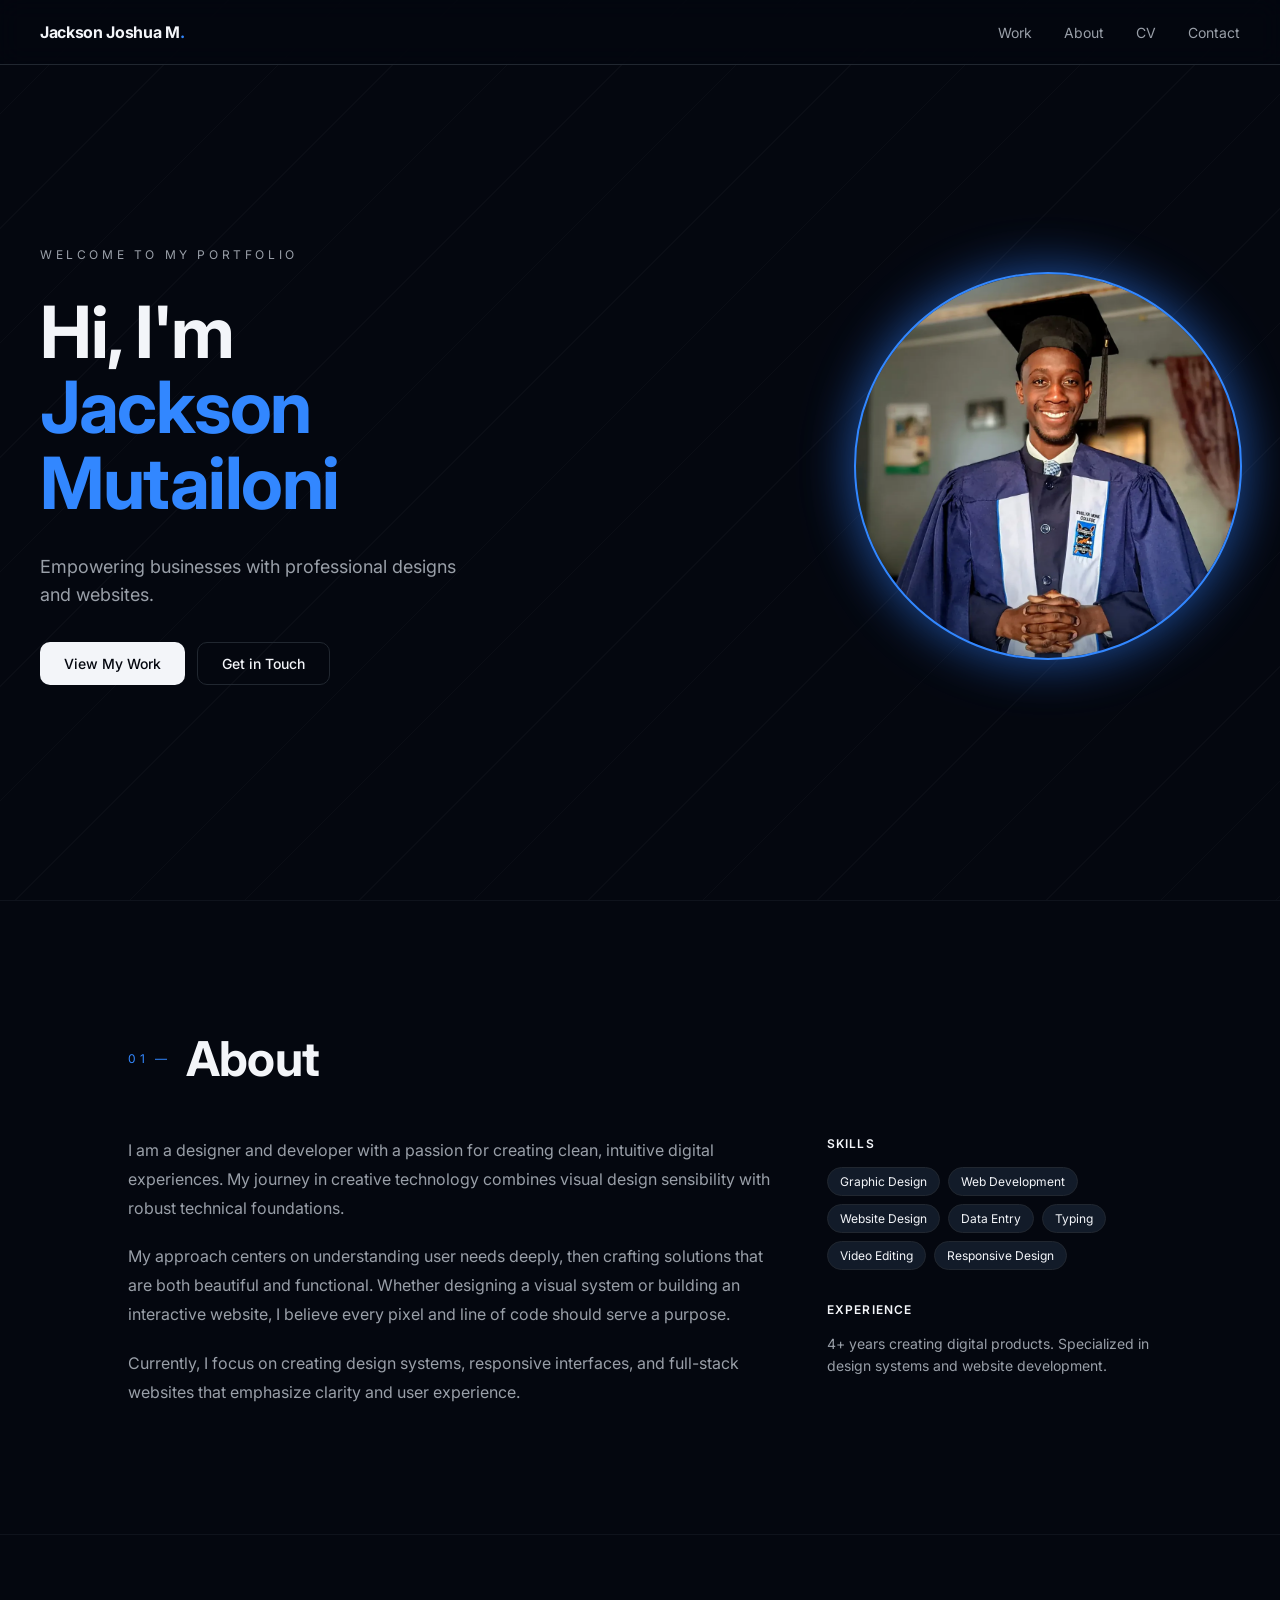
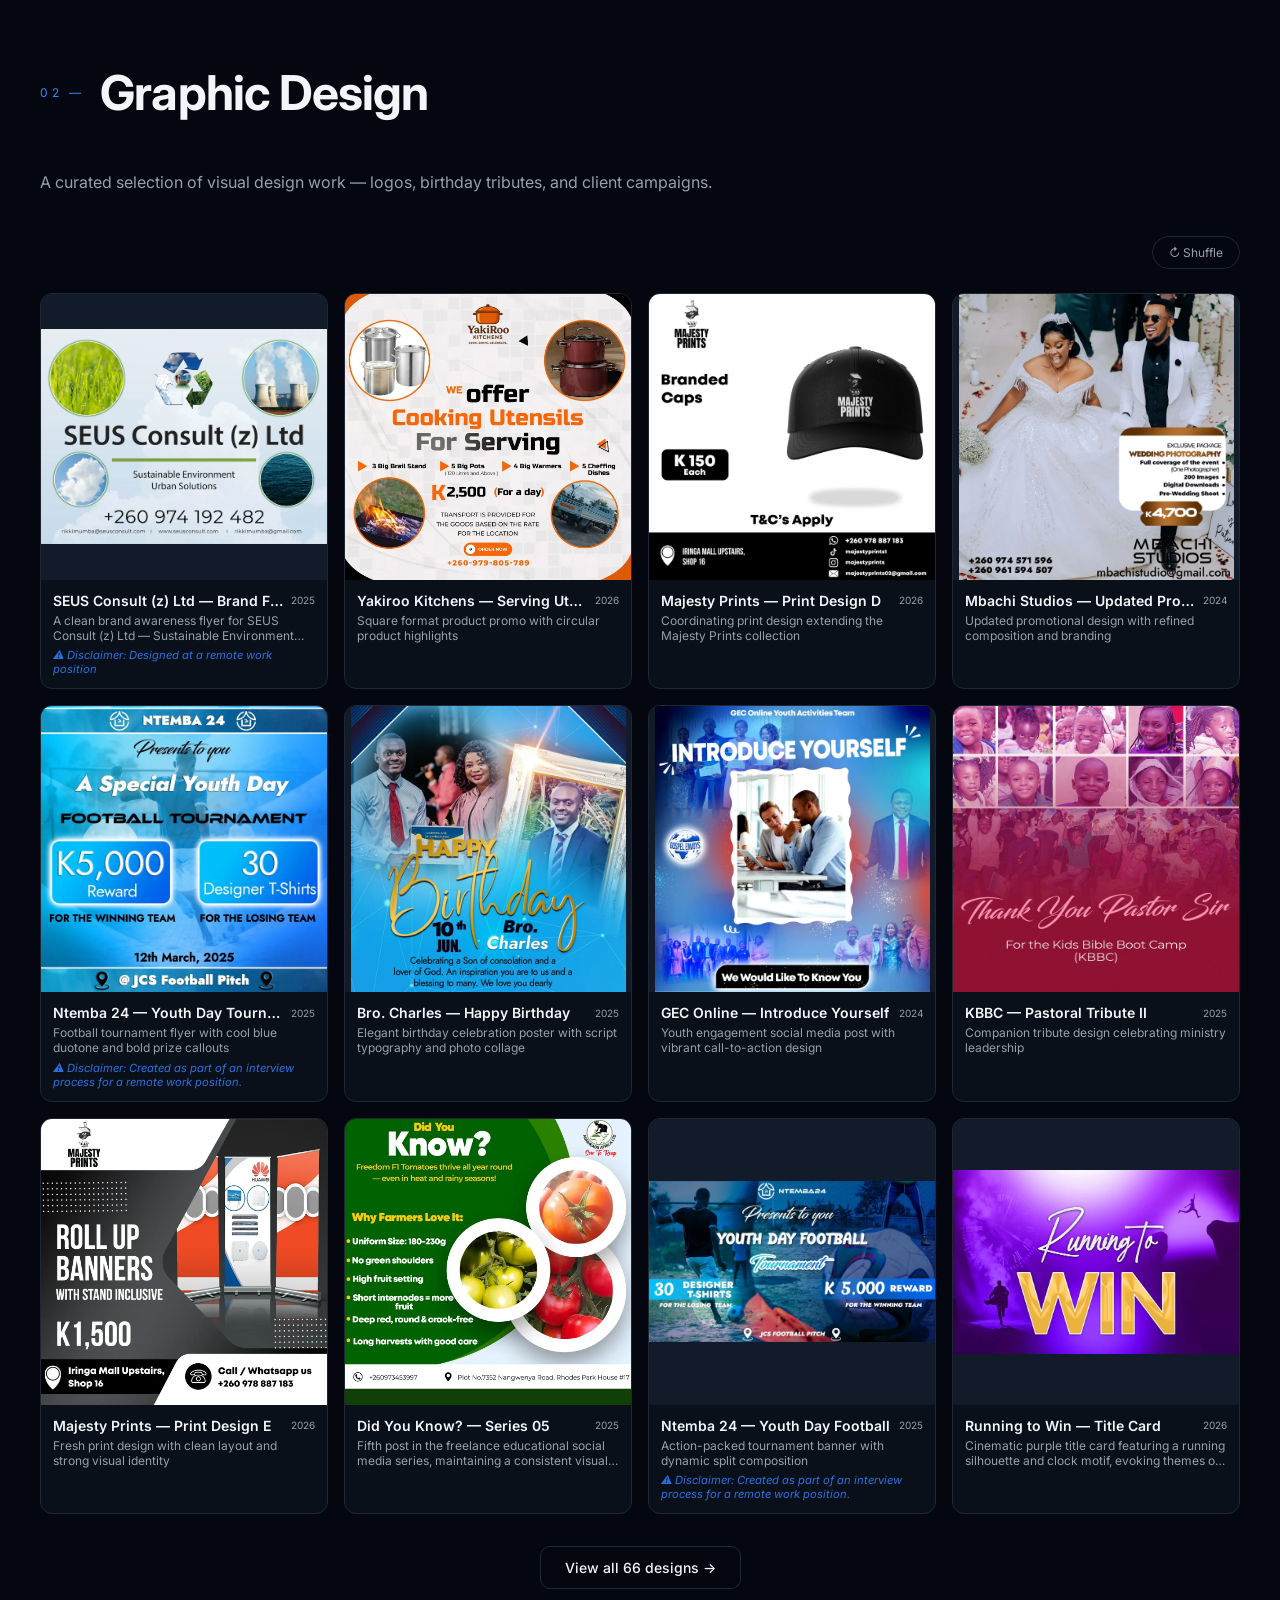
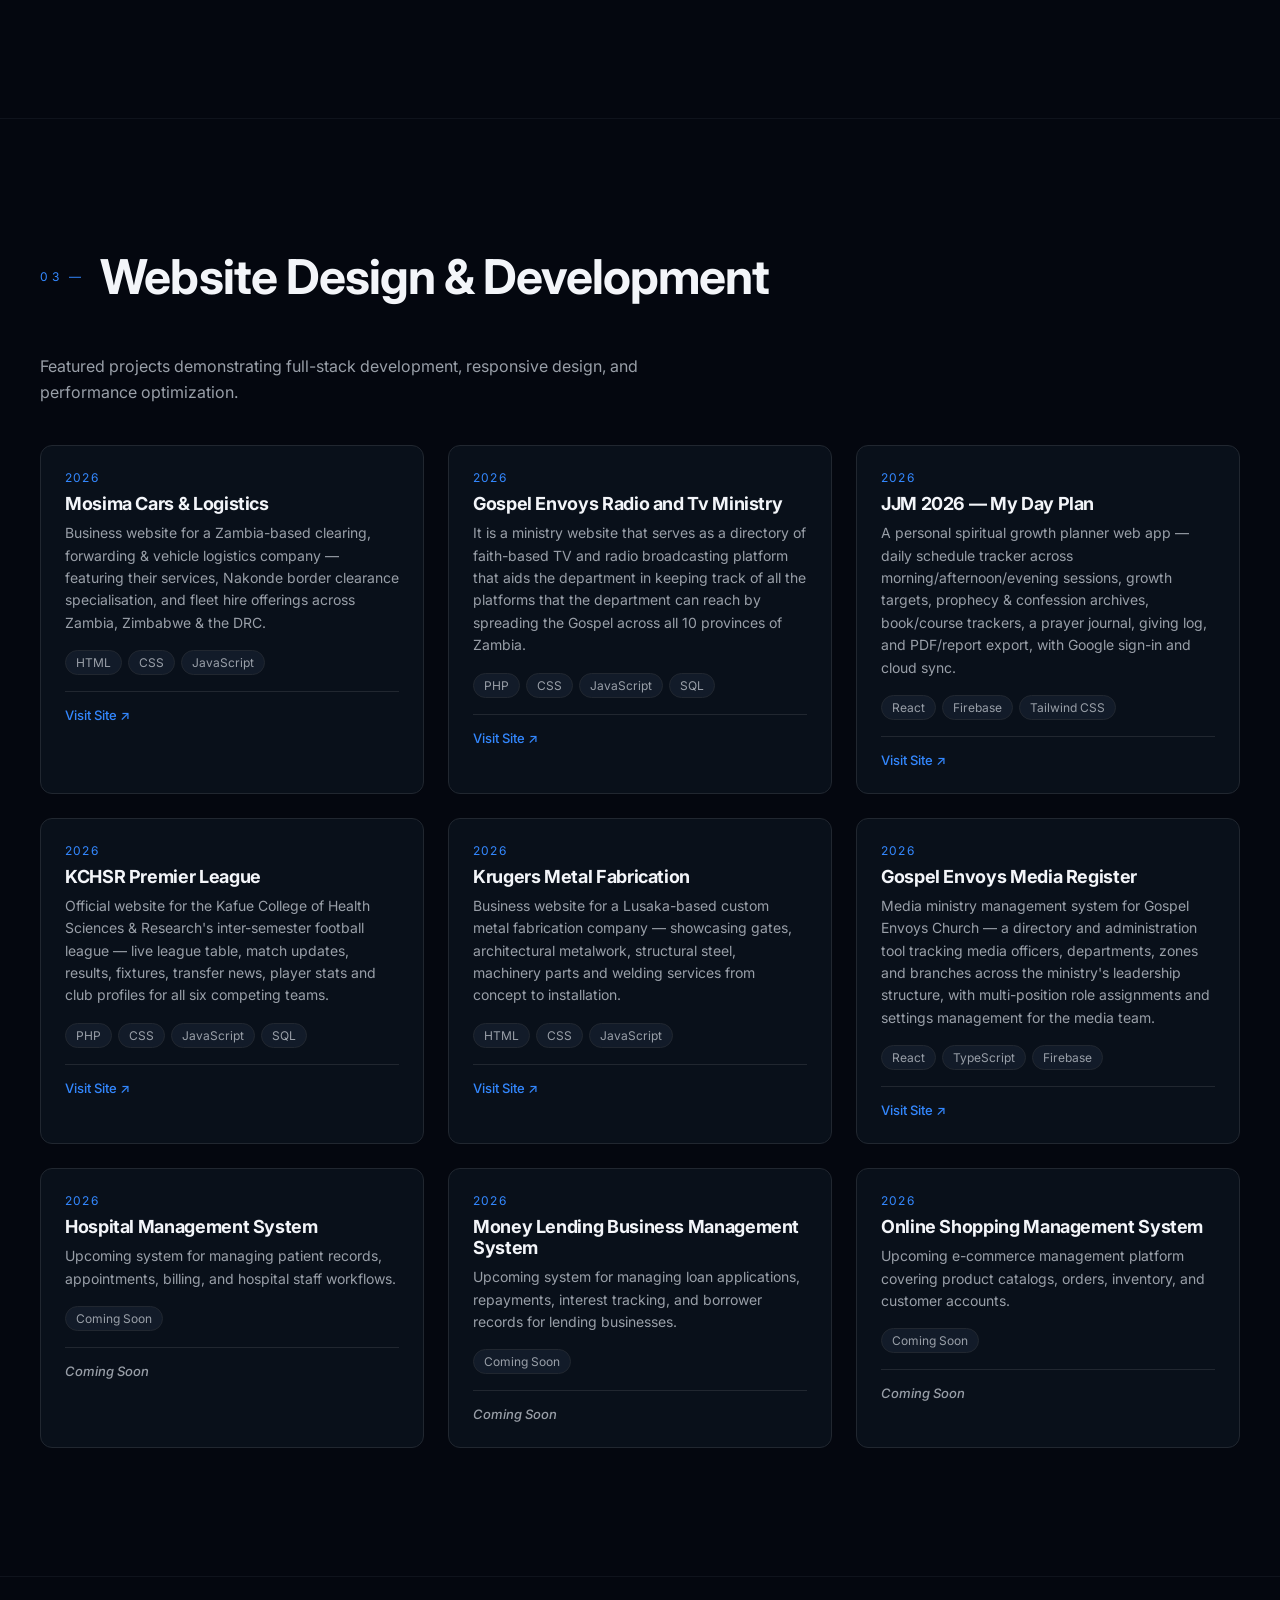
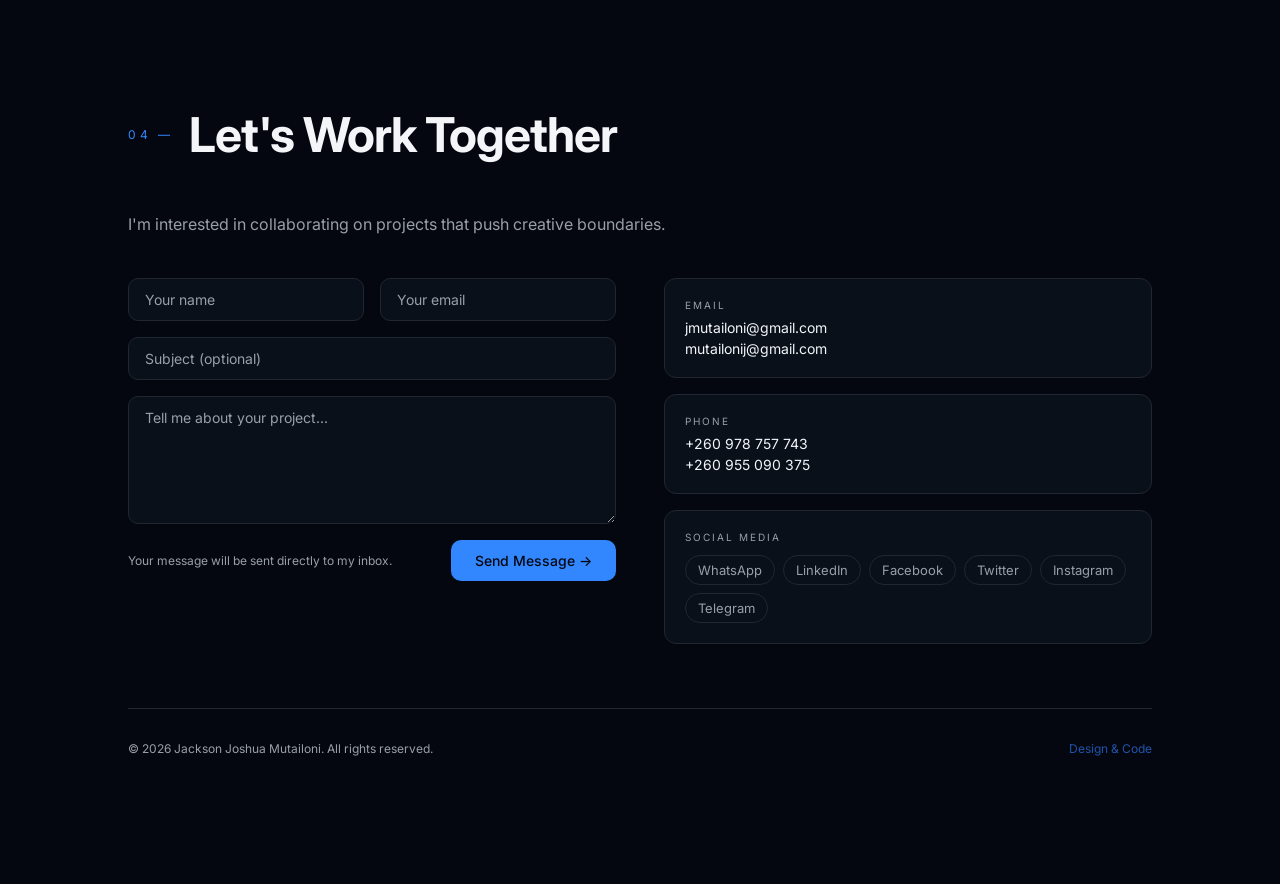
<file: index.html>
<!DOCTYPE html>
<html lang="en">
<head>
  <meta charset="UTF-8" />
  <meta name="viewport" content="width=device-width, initial-scale=1.0" />
  <title>Jackson Mutailoni — Designer & Developer Portfolio</title>

  <!-- Preconnect for Google Fonts -->
  <link rel="preconnect" href="https://fonts.googleapis.com">
  <link rel="preconnect" href="https://fonts.gstatic.com" crossorigin>
  <link href="https://fonts.googleapis.com/css2?family=Inter:wght@400;500;600;700&display=swap" rel="stylesheet">

  <!-- Preload hero image (above the fold — no lazy load) -->
  <link rel="preload" as="image" href="images/profile.webp" type="image/webp">

  <!-- Stylesheet -->
  <link rel="stylesheet" href="css/style.css">
</head>
<body>

  <header class="site-header">
    <div class="header-inner">
      <a href="#top" class="logo">Jackson Joshua M<span>.</span></a>
      <nav class="nav">
        <a href="#work">Work</a>
        <a href="#about">About</a>
        <a href="cv.html">CV</a>
        <a href="#contact">Contact</a>
      </nav>
    </div>
  </header>

  <main>
    <!-- ── Hero ── -->
    <section id="top" class="hero">
      <div class="hero-inner">
        <div class="hero-text">
          <p class="hero-eyebrow">Welcome to my portfolio</p>
          <h1 class="hero-title">
            Hi, I'm <br><span class="accent">Jackson Mutailoni</span>
          </h1>
          <p class="hero-sub">Empowering businesses with professional designs and websites.</p>
          <div class="hero-btns">
            <a href="#work" class="btn-primary">View My Work</a>
            <a href="#contact" class="btn-outline">Get in Touch</a>
          </div>
        </div>
        <div class="hero-photo-wrap">
          <div class="hero-photo-ring">
            <div class="hero-photo-glow"></div>
            <div class="hero-photo-circle">
              <!-- fetchpriority=high: hero image loads first, no lazy -->
              <img src="images/profile.webp" alt="Jackson Mutailoni" fetchpriority="high" width="600" height="600" />
            </div>
          </div>
        </div>
      </div>
    </section>

    <!-- ── About ── -->
    <section id="about" class="section reveal">
      <div class="section-inner-md">
        <div class="section-heading">
          <span class="section-num">01 —</span>
          <h2 class="section-title">About</h2>
        </div>
        <div class="about-grid">
          <div class="about-text">
            <p>I am a designer and developer with a passion for creating clean, intuitive digital experiences. My journey in creative technology combines visual design sensibility with robust technical foundations.</p>
            <p>My approach centers on understanding user needs deeply, then crafting solutions that are both beautiful and functional. Whether designing a visual system or building an interactive website, I believe every pixel and line of code should serve a purpose.</p>
            <p>Currently, I focus on creating design systems, responsive interfaces, and full-stack websites that emphasize clarity and user experience.</p>
          </div>
          <div>
            <h3 class="skills-title">Skills</h3>
            <div class="skills-list" id="skillsList"></div>
            <h3 class="skills-title">Experience</h3>
            <p class="exp-text">4+ years creating digital products. Specialized in design systems and website development.</p>
          </div>
        </div>
      </div>
    </section>

    <!-- ── Graphic Design ── -->
    <section id="work" class="section reveal">
      <div class="section-inner">
        <div class="section-heading">
          <span class="section-num">02 —</span>
          <h2 class="section-title">Graphic Design</h2>
        </div>
        <p class="section-sub">A curated selection of visual design work — logos, birthday tributes, and client campaigns.</p>
        <div class="shuffle-row">
          <button class="btn-shuffle" id="shuffleBtn">↻ Shuffle</button>
        </div>
        <div class="design-grid" id="designGrid"></div>
        <div style="text-align:center">
          <a href="designs.html" class="btn-view-all" id="viewAllBtn">View all designs →</a>
        </div>
      </div>
    </section>

    <!-- ── Web Development ── -->
    <section id="web" class="section reveal">
      <div class="section-inner">
        <div class="section-heading">
          <span class="section-num">03 —</span>
          <h2 class="section-title">Website Design & Development</h2>
        </div>
        <p class="section-sub">Featured projects demonstrating full-stack development, responsive design, and performance optimization.</p>
        <div class="projects-grid" id="projectsGrid"></div>
      </div>
    </section>

    <!-- ── Contact ── -->
    <section id="contact" class="section reveal">
      <div class="section-inner-md">
        <div class="section-heading">
          <span class="section-num">04 —</span>
          <h2 class="section-title">Let's Work Together</h2>
        </div>
        <p class="section-sub">I'm interested in collaborating on projects that push creative boundaries.</p>
        <div class="contact-grid">
          <form class="contact-form" id="contactForm" name="contact" method="POST" data-netlify="true">
            <!-- Hidden input required for Netlify bot detection -->
            <input type="hidden" name="form-name" value="contact" />

            <div class="form-row">
              <input class="form-input" type="text" id="fname" name="name" placeholder="Your name" required />
              <input class="form-input" type="email" id="femail" name="email" placeholder="Your email" required />
            </div>
            <input class="form-input" type="text" id="fsubject" name="subject" placeholder="Subject (optional)" />
            <textarea class="form-input form-textarea" id="fmessage" name="message" rows="5" placeholder="Tell me about your project..." required></textarea>
            <div class="form-footer">
              <p class="form-note" id="formNote">Your message will be sent directly to my inbox.</p>
              <button type="submit" class="btn-send">Send Message →</button>
            </div>
          </form>
          <div class="contact-cards">
            <div class="contact-card">
              <p class="contact-card-label">Email</p>
              <a href="mailto:jmutailoni@gmail.com" class="contact-card-value">jmutailoni@gmail.com</a>
              <a href="mailto:mutailonij@gmail.com" class="contact-card-value" style="margin-top:0.25rem">mutailonij@gmail.com</a>
            </div>
            <div class="contact-card">
              <p class="contact-card-label">Phone</p>
              <a href="tel:+260978757743" class="contact-card-value">+260 978 757 743</a>
              <a href="tel:+260955090375" class="contact-card-value" style="margin-top:0.25rem">+260 955 090 375</a>
            </div>
            
            <div class="socials-card">
              <p class="socials-label">Social Media</p>
              <div class="social-links">
                <a href="https://wa.me/260955090375" target="_blank" rel="noreferrer" class="social-link">WhatsApp</a>
                <a href="https://www.linkedin.com/in/jackson-mutailoni-601905213/" target="_blank" rel="noreferrer" class="social-link">LinkedIn</a>
                <a href="https://web.facebook.com/profile.php?id=100010753353886" target="_blank" rel="noreferrer" class="social-link">Facebook</a>
                <a href="https://x.com/JMutailoni1" target="_blank" rel="noreferrer" class="social-link">Twitter</a>
                <a href="https://www.instagram.com/jackson_joshua_mutailoni/" target="_blank" rel="noreferrer" class="social-link">Instagram</a>
                <a href="https://t.me/jacksonjjmm" target="_blank" rel="noreferrer" class="social-link">Telegram</a>
              </div>
            </div>
          </div>
        </div>
        <footer>
          <p class="footer-copy">© <span id="year"></span> Jackson Joshua Mutailoni. All rights reserved.</p>
          <p class="footer-tag">Design & Code</p>
        </footer>
      </div>
    </section>
  </main>

  <!-- ── Lightbox ── -->
  <div class="lightbox hidden" id="lightbox">
    <button class="lb-close" id="lbClose">✕</button>
    <button class="lb-prev" id="lbPrev">&#8249;</button>
    <button class="lb-next" id="lbNext">&#8250;</button>
    <div class="lb-content" id="lbContent"></div>
  </div>

  <!-- Scripts deferred so they don't block rendering -->
  <script src="js/works-data.js" defer></script>
  <script src="js/index.js" defer></script>
</body>
</html>
</file>
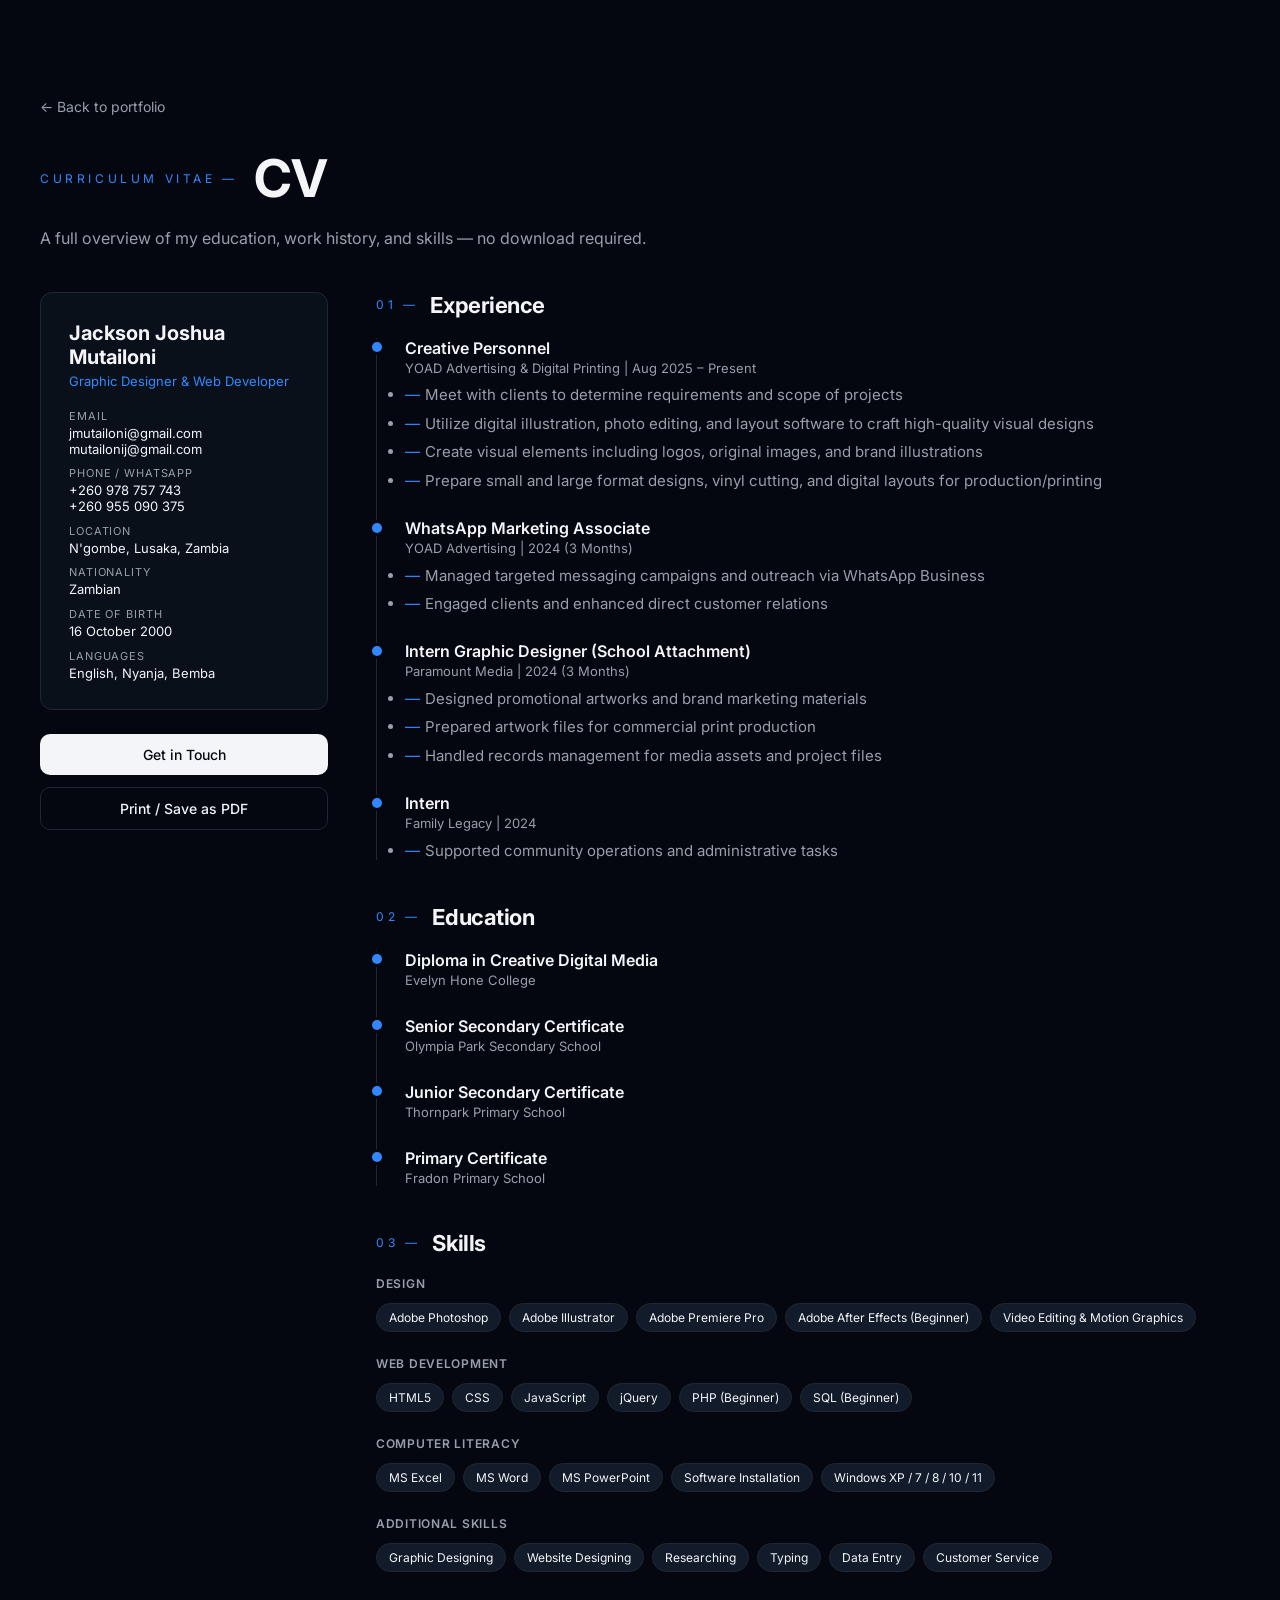
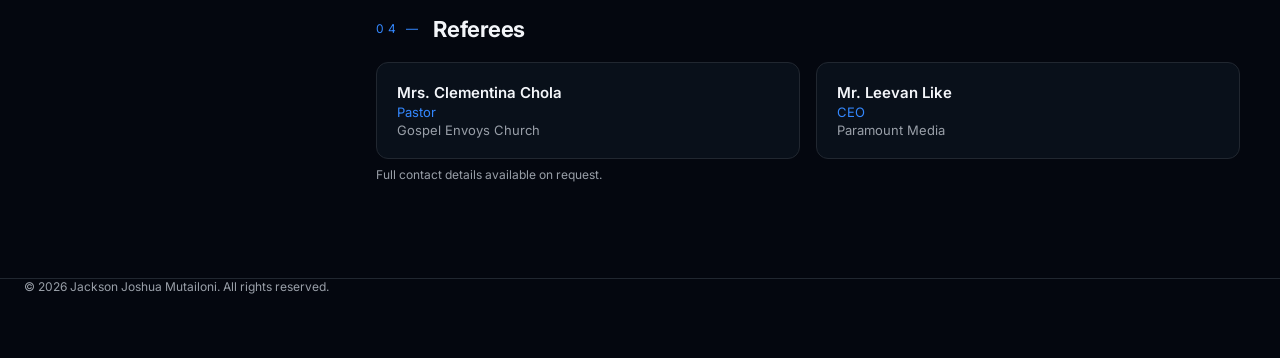
<file: cv.html>
<!DOCTYPE html>
<html lang="en">
<head>
  <meta charset="UTF-8" />
  <meta name="viewport" content="width=device-width, initial-scale=1.0" />
  <title>CV — Jackson Mutailoni</title>
  <meta name="description" content="Curriculum Vitae of Jackson Joshua Mutailoni — Graphic Designer & Web Developer." />

  <!-- Preconnect for Google Fonts -->
  <link rel="preconnect" href="https://fonts.googleapis.com">
  <link rel="preconnect" href="https://fonts.gstatic.com" crossorigin>
  <link href="https://fonts.googleapis.com/css2?family=Inter:wght@400;500;600;700&display=swap" rel="stylesheet">

  <!-- Stylesheet -->
  <link rel="stylesheet" href="css/style.css">
</head>
<body>

  <main class="page">
    <a href="index.html" class="back-link">← Back to portfolio</a>

    <div class="page-heading">
      <span class="page-num">Curriculum Vitae —</span>
      <h1 class="page-title">CV</h1>
    </div>
    <p class="page-sub">A full overview of my education, work history, and skills — no download required.</p>

    <div class="cv-layout">
      <!-- ── Sidebar ── -->
      <aside class="cv-sidebar">
        <div class="cv-id-card">
          <p class="cv-name">Jackson Joshua Mutailoni</p>
          <p class="cv-role">Graphic Designer &amp; Web Developer</p>

          <div class="cv-meta-list">
            <div class="cv-meta-row">
              <span class="cv-meta-label">Email</span>
              <span class="cv-meta-value"><a href="mailto:jmutailoni@gmail.com">jmutailoni@gmail.com</a></span>
              <span class="cv-meta-value"><a href="mailto:mutailonij@gmail.com">mutailonij@gmail.com</a></span>
            </div>
            <div class="cv-meta-row">
              <span class="cv-meta-label">Phone / WhatsApp</span>
              <span class="cv-meta-value"><a href="tel:+260978757743">+260 978 757 743</a></span>
              <span class="cv-meta-value"><a href="tel:+260955090375">+260 955 090 375</a></span>
            </div>
            <div class="cv-meta-row">
              <span class="cv-meta-label">Location</span>
              <span class="cv-meta-value">N'gombe, Lusaka, Zambia</span>
            </div>
            <div class="cv-meta-row">
              <span class="cv-meta-label">Nationality</span>
              <span class="cv-meta-value">Zambian</span>
            </div>
            <div class="cv-meta-row">
              <span class="cv-meta-label">Date of Birth</span>
              <span class="cv-meta-value">16 October 2000</span>
            </div>
            <div class="cv-meta-row">
              <span class="cv-meta-label">Languages</span>
              <span class="cv-meta-value">English, Nyanja, Bemba</span>
            </div>
          </div>
        </div>

        <div class="cv-actions">
          <a href="index.html#contact" class="btn-primary">Get in Touch</a>
          <button class="btn-outline" onclick="window.print()">Print / Save as PDF</button>
        </div>
      </aside>

      <!-- ── Main content ── -->
      <div class="cv-main">

        <!-- Experience -->
        <section>
          <div class="cv-block-heading">
            <span class="cv-block-num">01 —</span>
            <h2 class="cv-block-title">Experience</h2>
          </div>
          <div class="cv-timeline">
            
            <div class="cv-timeline-item">
              <p class="cv-timeline-role">Creative Personnel</p>
              <p class="cv-timeline-org">YOAD Advertising &amp; Digital Printing | Aug 2025 – Present</p>
              <ul class="cv-list-plain" style="margin-top:0.6rem">
                <li>Meet with clients to determine requirements and scope of projects</li>
                <li>Utilize digital illustration, photo editing, and layout software to craft high-quality visual designs</li>
                <li>Create visual elements including logos, original images, and brand illustrations</li>
                <li>Prepare small and large format designs, vinyl cutting, and digital layouts for production/printing</li>
              </ul>
            </div>

            <div class="cv-timeline-item">
              <p class="cv-timeline-role">WhatsApp Marketing Associate</p>
              <p class="cv-timeline-org">YOAD Advertising | 2024 (3 Months)</p>
              <ul class="cv-list-plain" style="margin-top:0.6rem">
                <li>Managed targeted messaging campaigns and outreach via WhatsApp Business</li>
                <li>Engaged clients and enhanced direct customer relations</li>
              </ul>
            </div>

            <div class="cv-timeline-item">
              <p class="cv-timeline-role">Intern Graphic Designer (School Attachment)</p>
              <p class="cv-timeline-org">Paramount Media | 2024 (3 Months)</p>
              <ul class="cv-list-plain" style="margin-top:0.6rem">
                <li>Designed promotional artworks and brand marketing materials</li>
                <li>Prepared artwork files for commercial print production</li>
                <li>Handled records management for media assets and project files</li>
              </ul>
            </div>

            <div class="cv-timeline-item">
              <p class="cv-timeline-role">Intern</p>
              <p class="cv-timeline-org">Family Legacy | 2024</p>
              <ul class="cv-list-plain" style="margin-top:0.6rem">
                <li>Supported community operations and administrative tasks</li>
              </ul>
            </div>

          </div>
        </section>

        <!-- Education -->
        <section>
          <div class="cv-block-heading">
            <span class="cv-block-num">02 —</span>
            <h2 class="cv-block-title">Education</h2>
          </div>
          <div class="cv-timeline">
            <div class="cv-timeline-item">
              <p class="cv-timeline-role">Diploma in Creative Digital Media</p>
              <p class="cv-timeline-org">Evelyn Hone College</p>
            </div>
            <div class="cv-timeline-item">
              <p class="cv-timeline-role">Senior Secondary Certificate</p>
              <p class="cv-timeline-org">Olympia Park Secondary School</p>
            </div>
            <div class="cv-timeline-item">
              <p class="cv-timeline-role">Junior Secondary Certificate</p>
              <p class="cv-timeline-org">Thornpark Primary School</p>
            </div>
            <div class="cv-timeline-item">
              <p class="cv-timeline-role">Primary Certificate</p>
              <p class="cv-timeline-org">Fradon Primary School</p>
            </div>
          </div>
        </section>

        <!-- Skills -->
        <section>
          <div class="cv-block-heading">
            <span class="cv-block-num">03 —</span>
            <h2 class="cv-block-title">Skills</h2>
          </div>

          <div class="cv-skills-group">
            <p class="cv-skills-group-title">Design</p>
            <div class="cv-tag-list">
              <span class="skill-tag">Adobe Photoshop</span>
              <span class="skill-tag">Adobe Illustrator</span>
              <span class="skill-tag">Adobe Premiere Pro</span>
              <span class="skill-tag">Adobe After Effects (Beginner)</span>
              <span class="skill-tag">Video Editing &amp; Motion Graphics</span>
            </div>
          </div>

          <div class="cv-skills-group">
            <p class="cv-skills-group-title">Web Development</p>
            <div class="cv-tag-list">
              <span class="skill-tag">HTML5</span>
              <span class="skill-tag">CSS</span>
              <span class="skill-tag">JavaScript</span>
              <span class="skill-tag">jQuery</span>
              <span class="skill-tag">PHP (Beginner)</span>
              <span class="skill-tag">SQL (Beginner)</span>
            </div>
          </div>

          <div class="cv-skills-group">
            <p class="cv-skills-group-title">Computer Literacy</p>
            <div class="cv-tag-list">
              <span class="skill-tag">MS Excel</span>
              <span class="skill-tag">MS Word</span>
              <span class="skill-tag">MS PowerPoint</span>
              <span class="skill-tag">Software Installation</span>
              <span class="skill-tag">Windows XP / 7 / 8 / 10 / 11</span>
            </div>
          </div>

          <div class="cv-skills-group">
            <p class="cv-skills-group-title">Additional Skills</p>
            <div class="cv-tag-list">
              <span class="skill-tag">Graphic Designing</span>
              <span class="skill-tag">Website Designing</span>
              <span class="skill-tag">Researching</span>
              <span class="skill-tag">Typing</span>
              <span class="skill-tag">Data Entry</span>
              <span class="skill-tag">Customer Service</span>
            </div>
          </div>
        </section>

        <!-- Referees -->
        <section>
          <div class="cv-block-heading">
            <span class="cv-block-num">04 —</span>
            <h2 class="cv-block-title">Referees</h2>
          </div>
          <div class="cv-referee-grid">
            <div class="cv-referee-card">
              <p class="cv-referee-name">Mrs. Clementina Chola</p>
              <p class="cv-referee-title">Pastor</p>
              <p class="cv-referee-org">Gospel Envoys Church</p>
            </div>
            <div class="cv-referee-card">
              <p class="cv-referee-name">Mr. Leevan Like</p>
              <p class="cv-referee-title">CEO</p>
              <p class="cv-referee-org">Paramount Media</p>
            </div>
          </div>
          <p class="cv-print-note">Full contact details available on request.</p>
        </section>

      </div>
    </div>
  </main>

  <footer style="max-width:80rem;margin:0 auto;padding:0 1.5rem 4rem;">
    <p class="footer-copy">© <span id="year"></span> Jackson Joshua Mutailoni. All rights reserved.</p>
  </footer>

  <script>document.getElementById('year').textContent = new Date().getFullYear();</script>
</body>
</html>
</file>
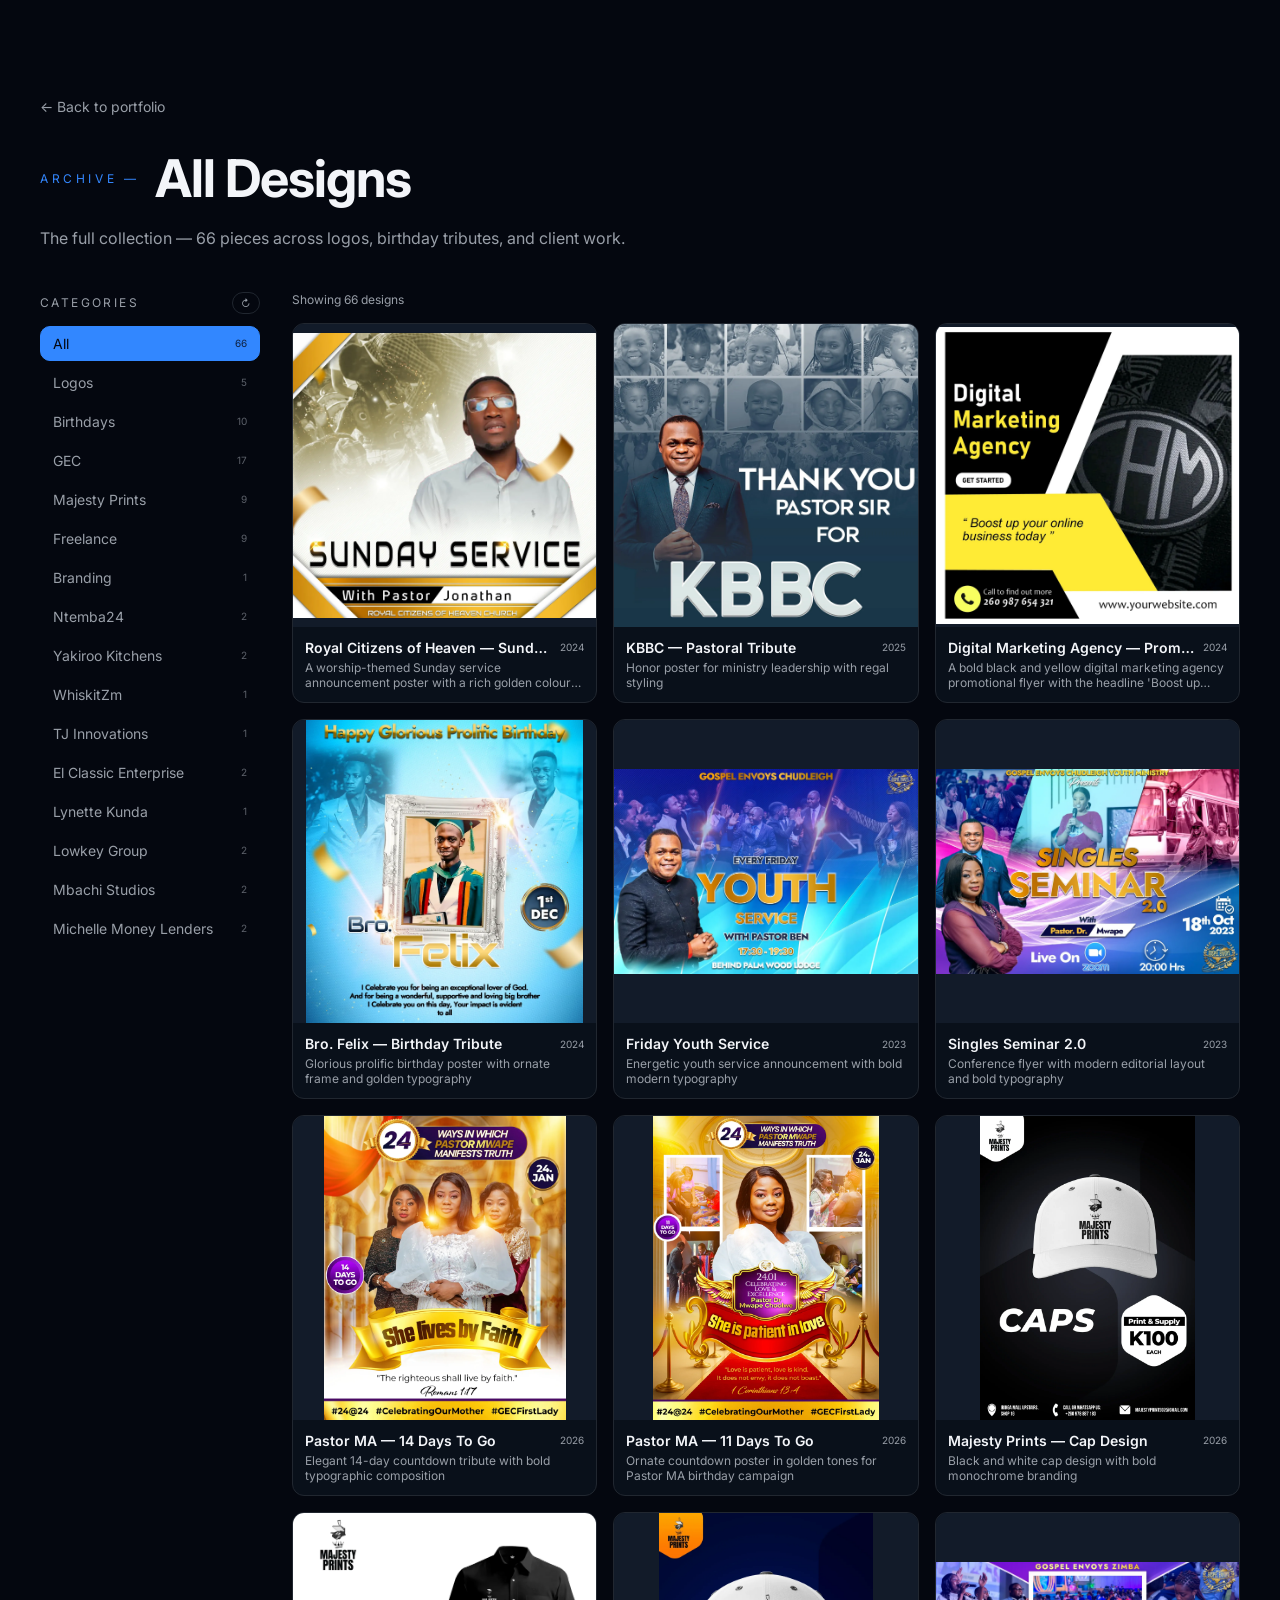
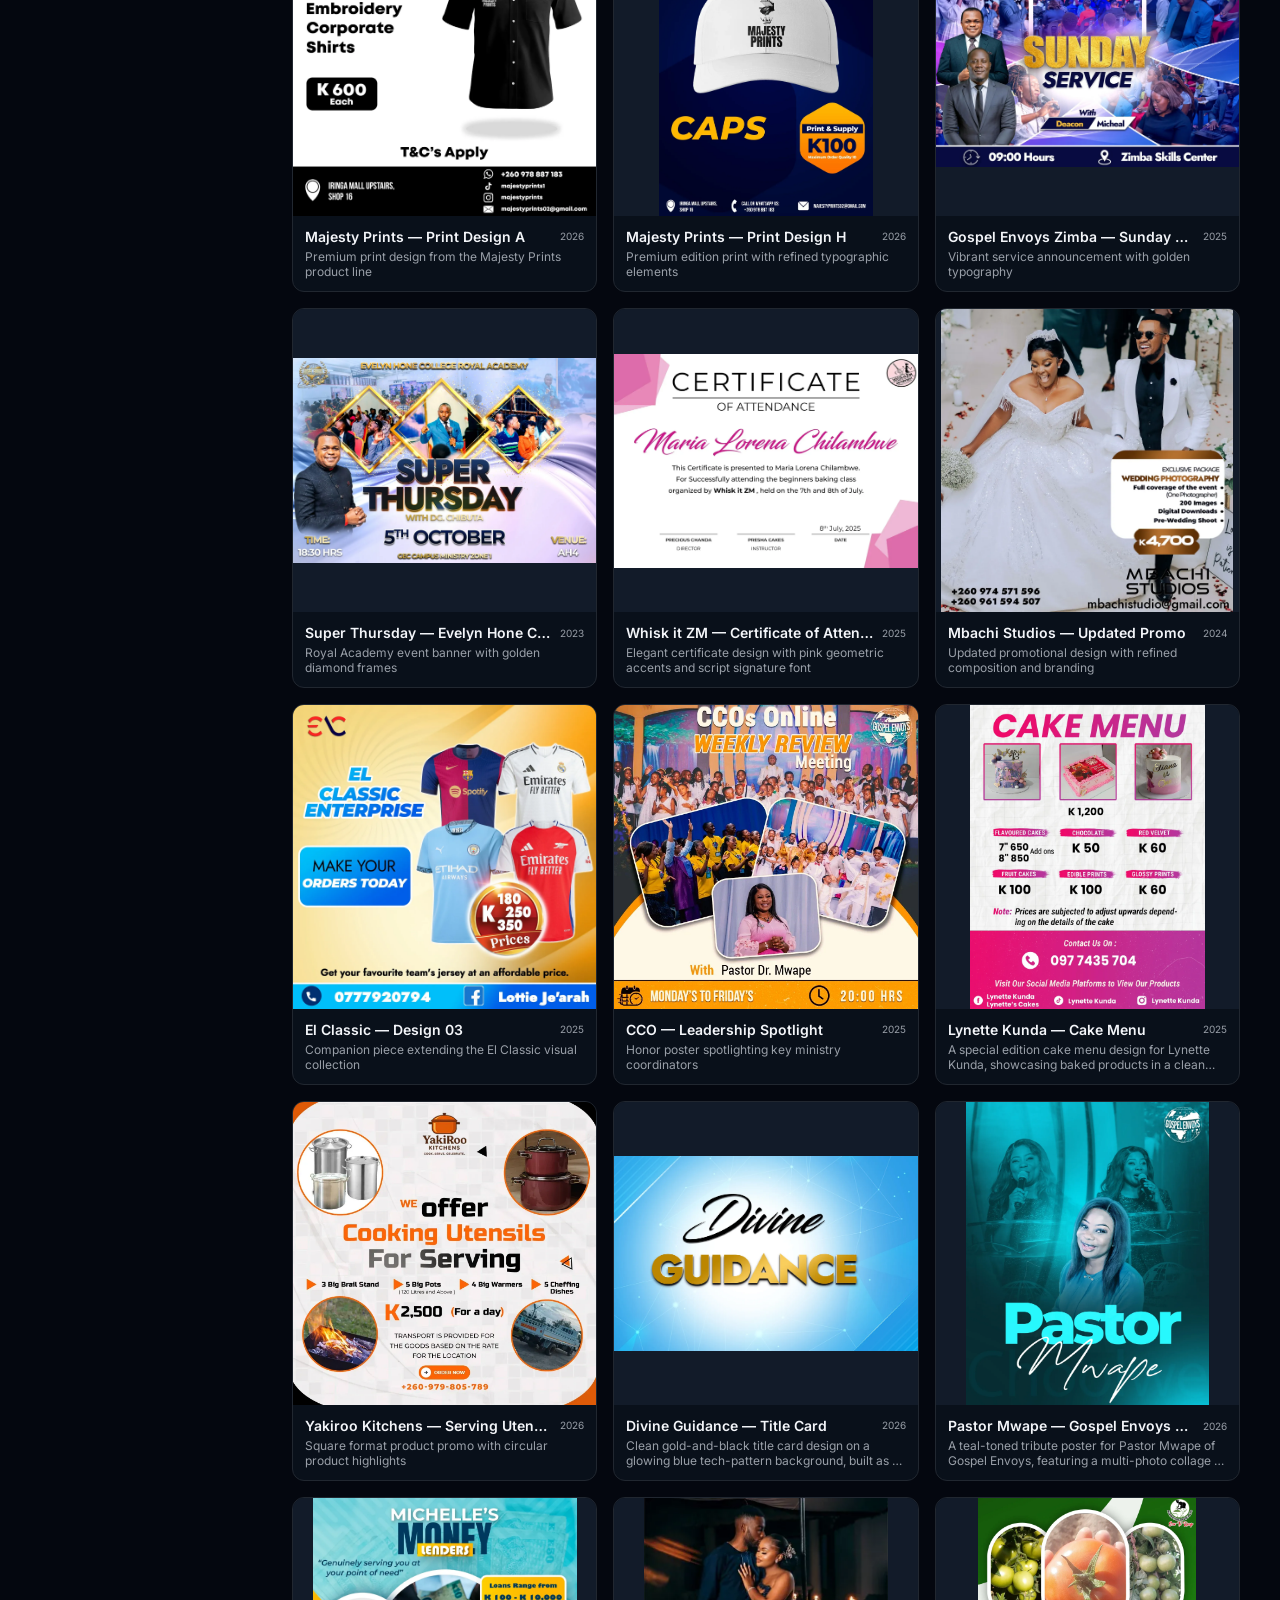
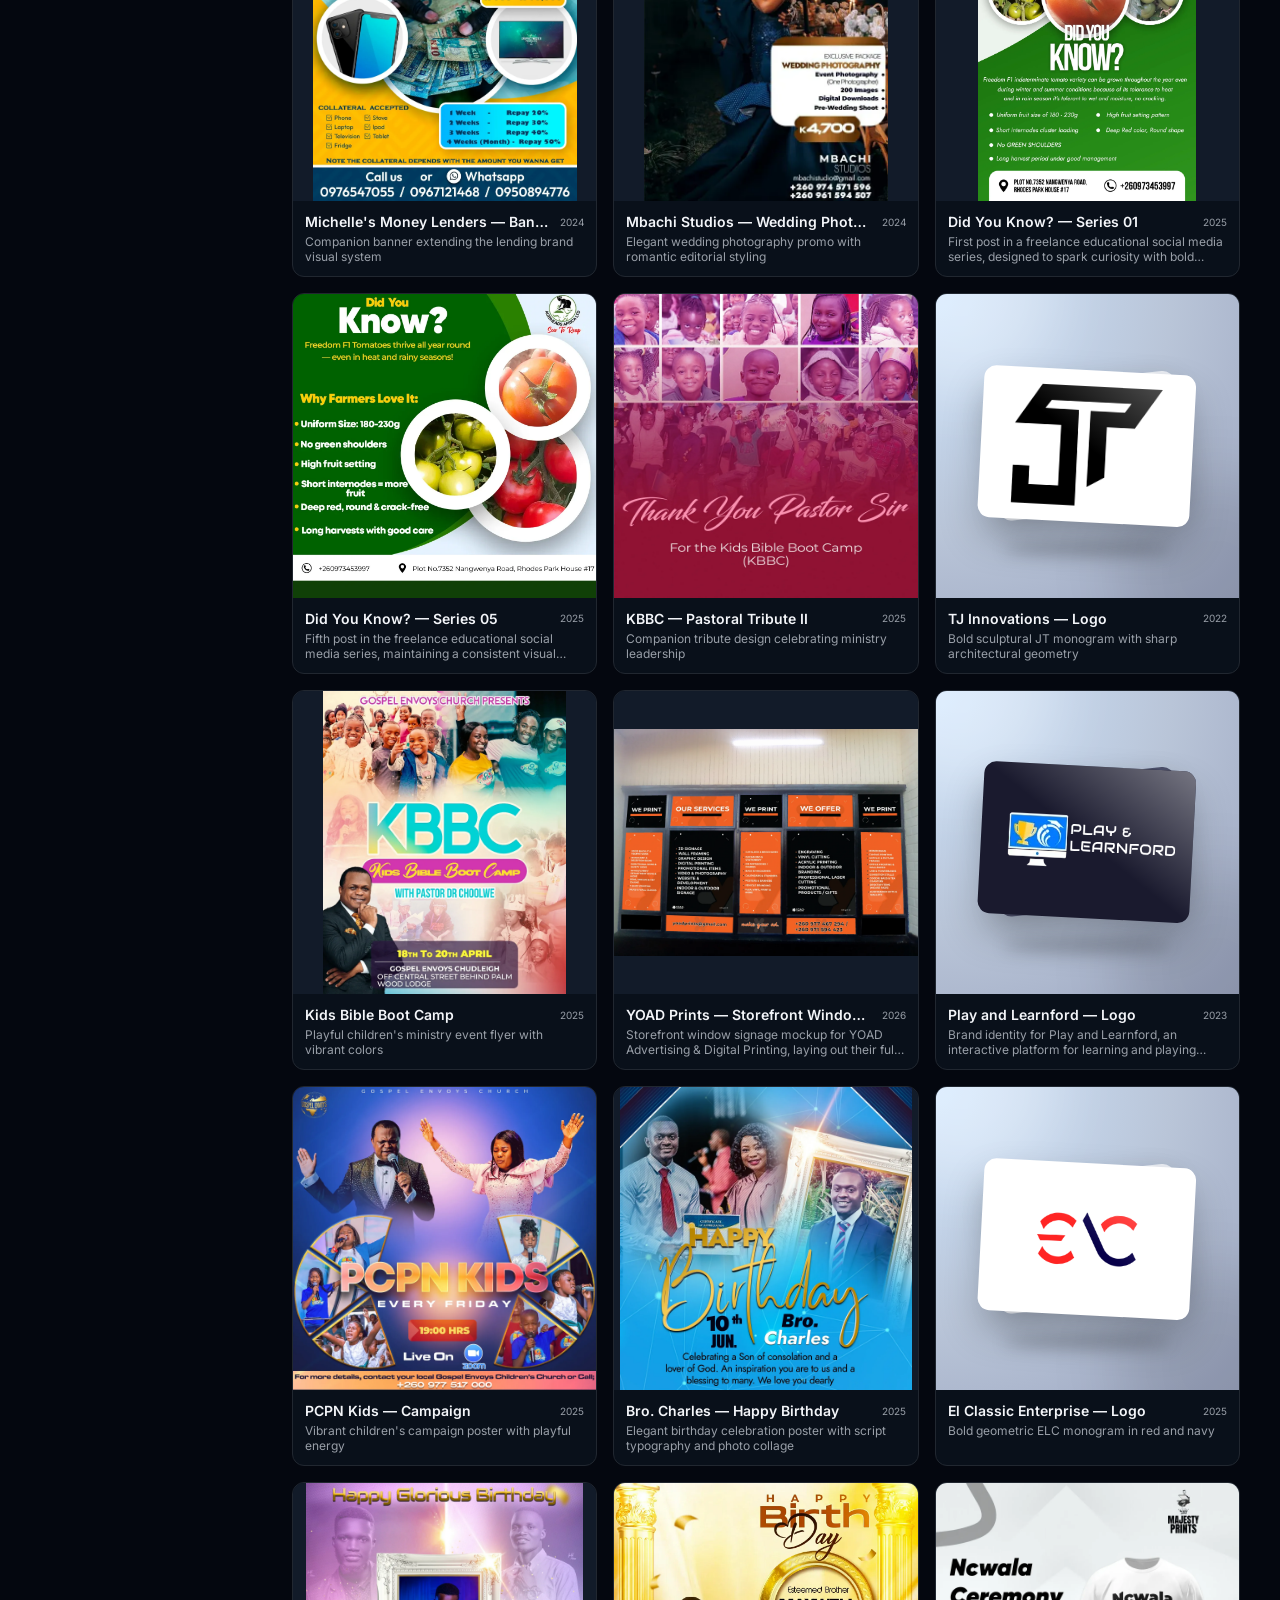
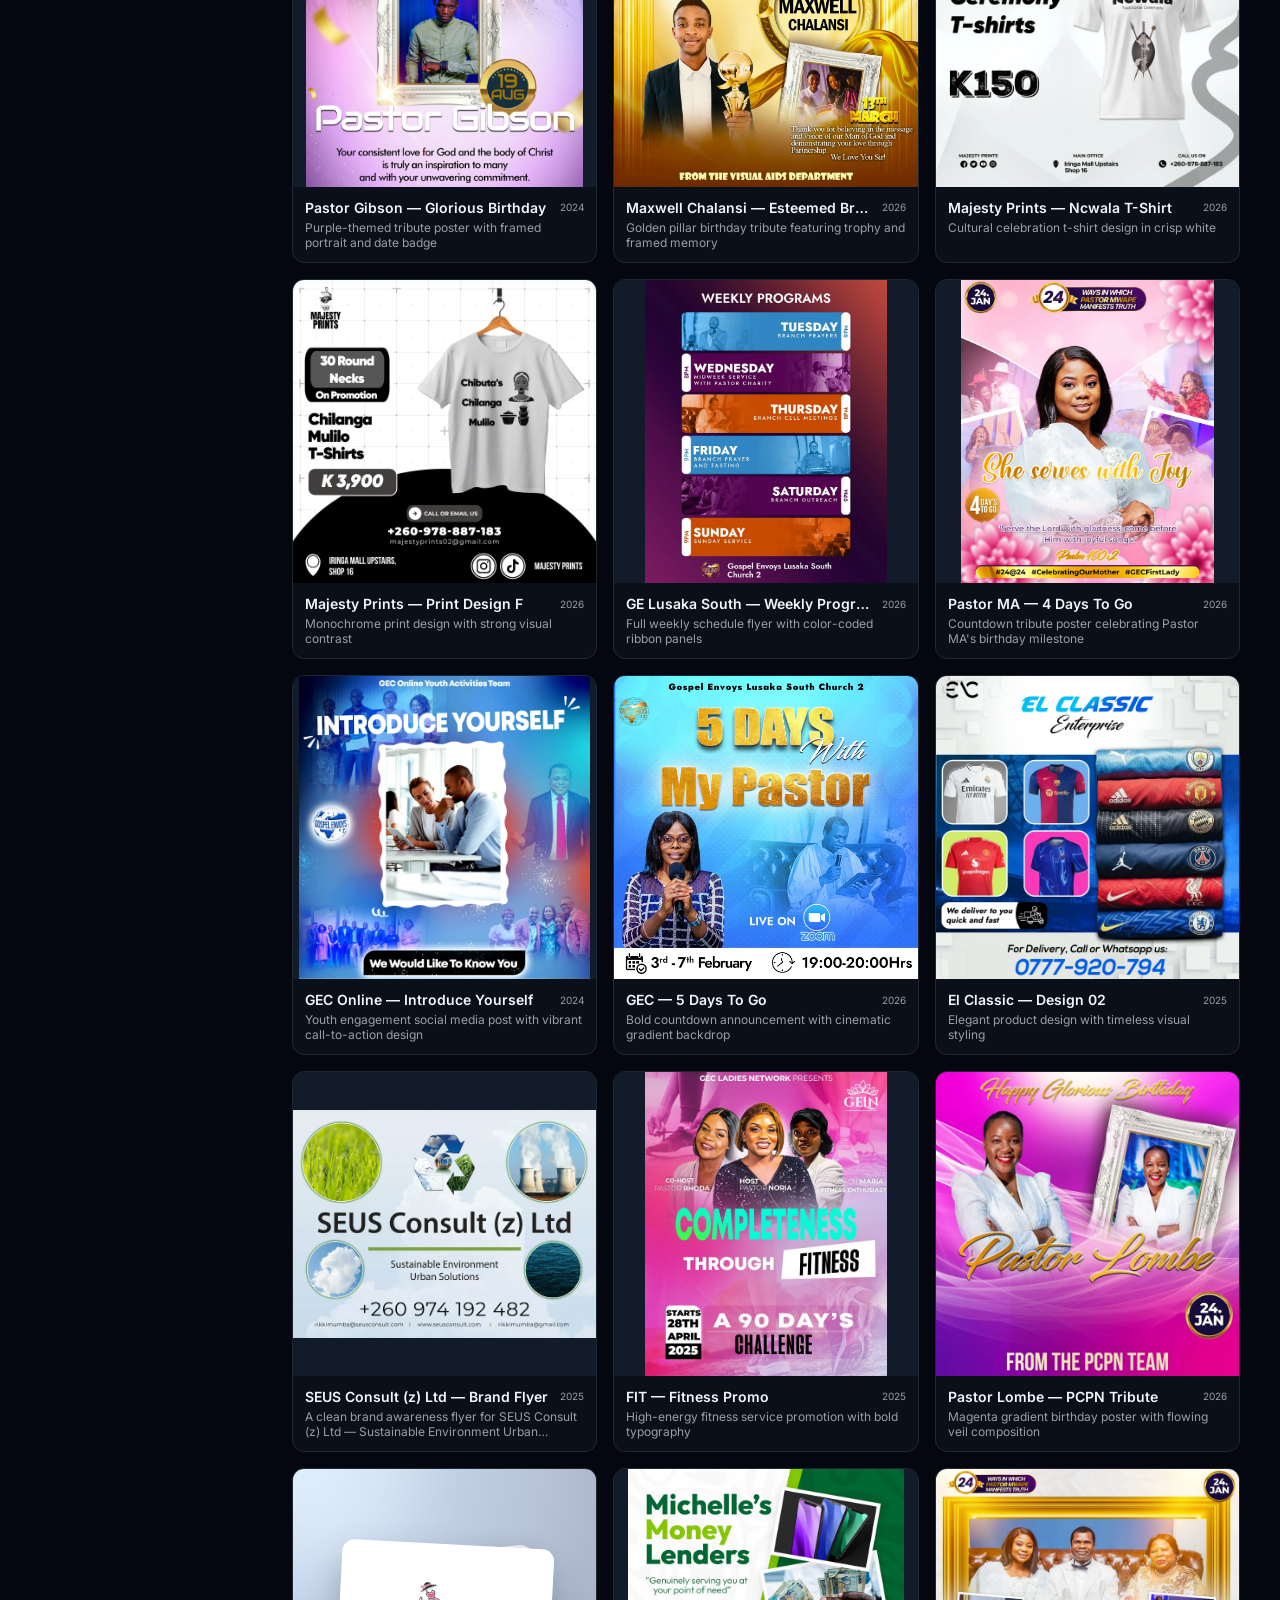
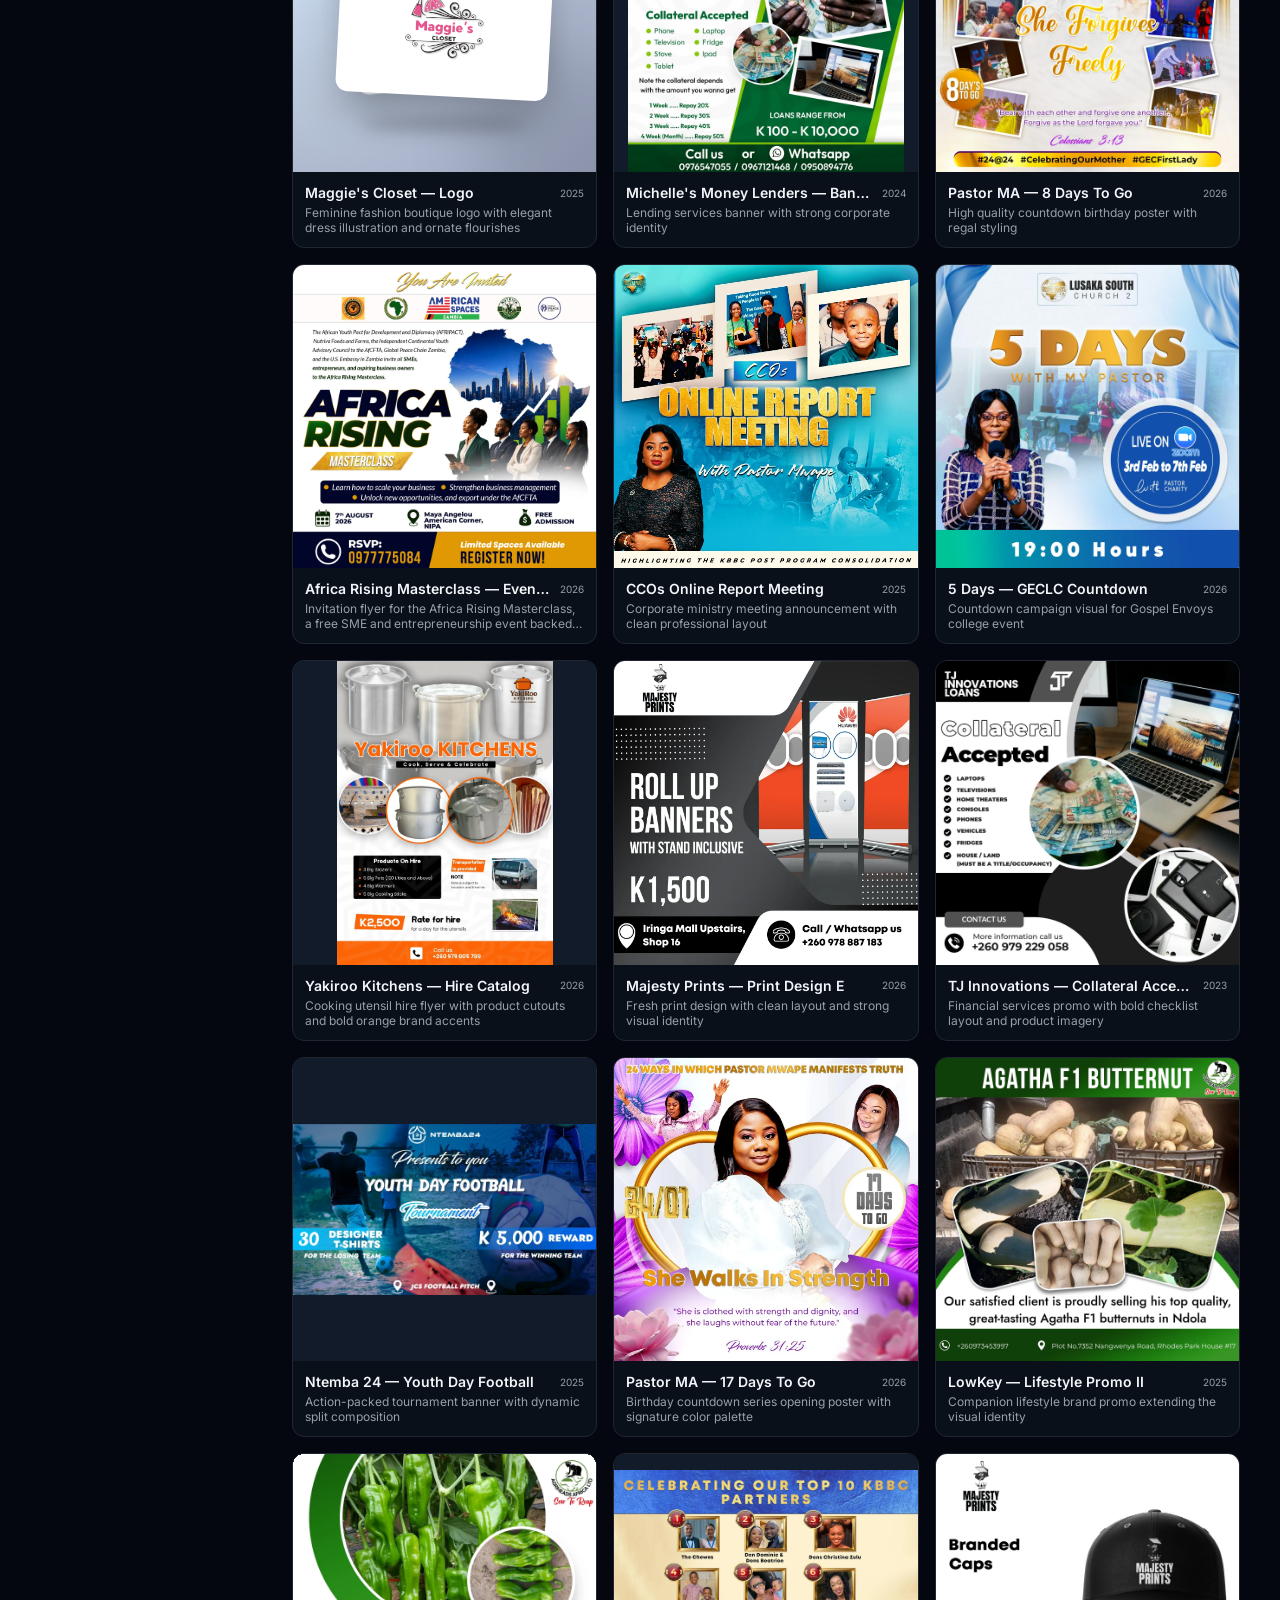
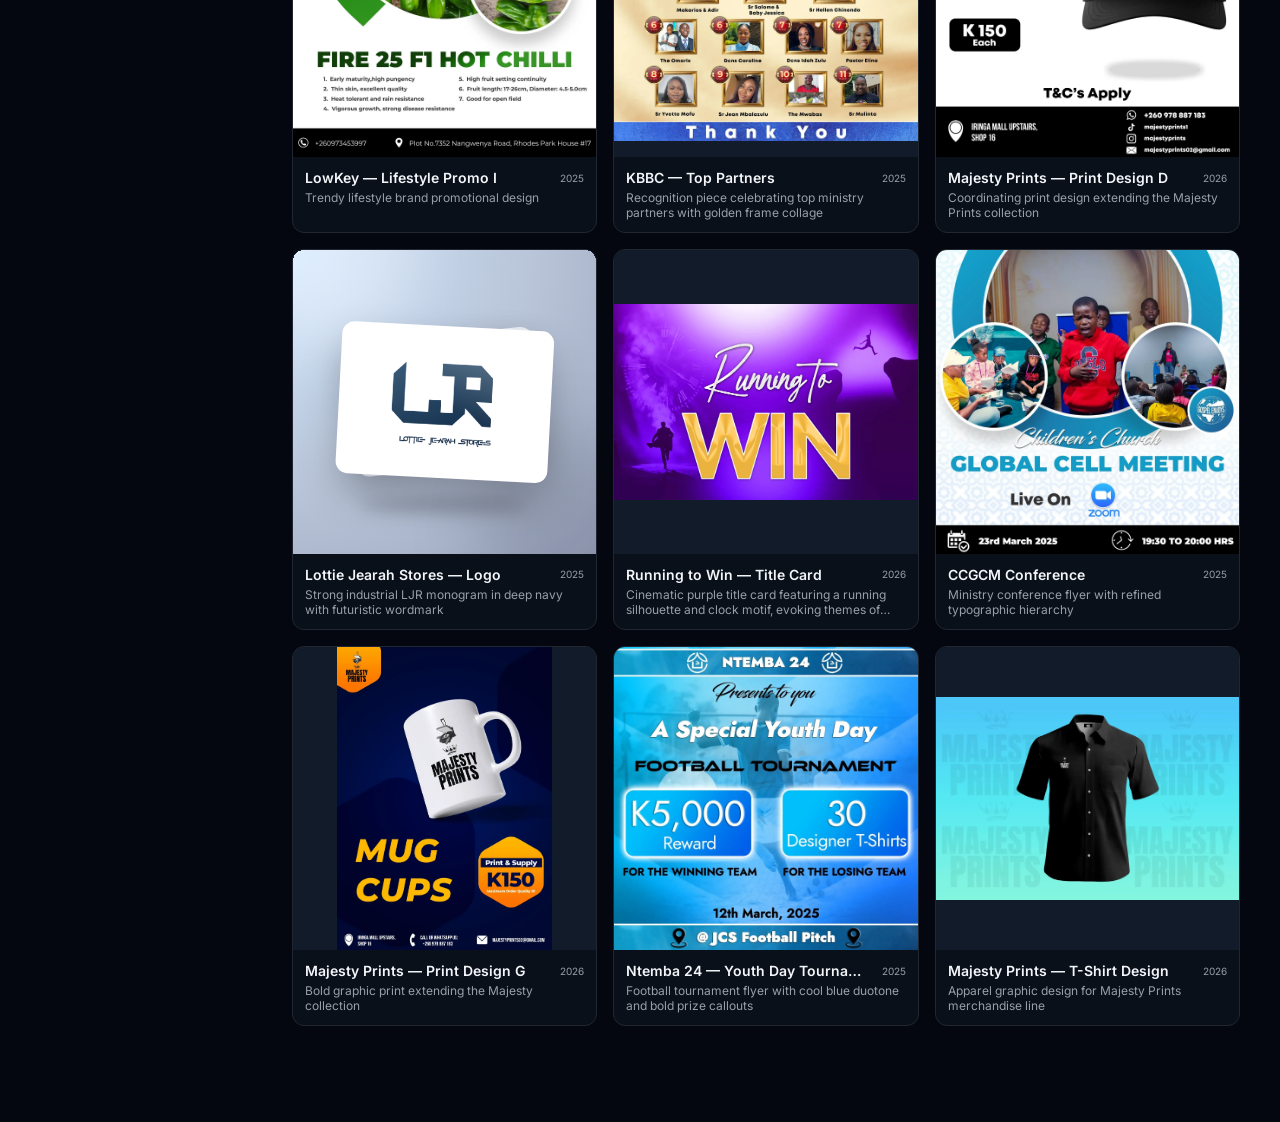
<file: designs.html>
<!DOCTYPE html>
<html lang="en">
<head>
  <meta charset="UTF-8" />
  <meta name="viewport" content="width=device-width, initial-scale=1.0" />
  <title>All Designs — Jackson Mutailoni</title>

  <!-- Preconnect for Google Fonts -->
  <link rel="preconnect" href="https://fonts.googleapis.com">
  <link rel="preconnect" href="https://fonts.gstatic.com" crossorigin>
  <link href="https://fonts.googleapis.com/css2?family=Inter:wght@400;500;600;700&display=swap" rel="stylesheet">

  <!-- Stylesheet -->
  <link rel="stylesheet" href="css/style.css">
</head>
<body>

  <main class="page">
    <a href="index.html" class="back-link">← Back to portfolio</a>

    <div class="page-heading">
      <span class="page-num">Archive —</span>
      <h1 class="page-title">All Designs</h1>
    </div>
    <p class="page-sub" id="pageSubtitle"></p>

    <!-- Mobile bar -->
    <div class="mobile-bar">
      <button class="btn-filter-open" id="filterOpenBtn">
        <span>⊟</span> Filter <span class="muted" id="mobileActiveLabel">· All</span>
      </button>
      <button class="btn-shuffle-sm" id="shuffleBtnMobile">↻ Shuffle</button>
    </div>

    <!-- Main grid -->
    <div class="main-grid">
      <aside class="sidebar">
        <div class="sidebar-sticky">
          <div class="sidebar-header">
            <span class="sidebar-label">Categories</span>
            <button class="btn-shuffle-tiny" id="shuffleBtnDesktop" aria-label="Shuffle">↻</button>
          </div>
          <nav class="filter-nav" id="filterNav"></nav>
        </div>
      </aside>
      <div>
        <p class="results-meta" id="resultsMeta"></p>
        <div class="designs-grid" id="designsGrid"></div>
      </div>
    </div>
  </main>

  <!-- Mobile drawer -->
  <div class="drawer-overlay" id="drawerOverlay">
    <div class="drawer" id="drawer">
      <div class="drawer-head">
        <h2 class="drawer-title">Filter by category</h2>
        <button class="drawer-close" id="drawerClose">✕</button>
      </div>
      <nav class="filter-nav" id="filterNavMobile"></nav>
    </div>
  </div>

  <!-- Lightbox -->
  <div class="lightbox hidden" id="lightbox">
    <button class="lb-close" id="lbClose">✕</button>
    <button class="lb-prev" id="lbPrev">&#8249;</button>
    <button class="lb-next" id="lbNext">&#8250;</button>
    <div class="lb-content" id="lbContent"></div>
  </div>

  <!-- Scripts deferred so they don't block rendering -->
  <script src="js/works-data.js" defer></script>
  <script src="js/designs.js" defer></script>
</body>
</html>
</file>
<file: css/style.css>
/* ── Reset & Variables ── */
:root {
  --radius: 0.625rem;
  --background: oklch(0.13 0.02 260);
  --foreground: oklch(0.97 0.005 260);
  --card: oklch(0.17 0.025 260);
  --card-foreground: oklch(0.97 0.005 260);
  --primary: oklch(0.65 0.22 260);
  --primary-foreground: oklch(0.13 0.02 260);
  --secondary: oklch(0.22 0.03 260);
  --secondary-foreground: oklch(0.97 0.005 260);
  --muted: oklch(0.22 0.03 260);
  --muted-foreground: oklch(0.7 0.015 260);
  --border: oklch(0.27 0.02 260);
  --input: oklch(0.27 0.02 260);
  --ring: oklch(0.65 0.22 260);
}

*, *::before, *::after { box-sizing: border-box; margin: 0; padding: 0; border-color: var(--border); }
html { scroll-behavior: smooth; }
body {
  background-color: var(--background);
  color: var(--foreground);
  font-family: 'Inter', ui-sans-serif, system-ui, -apple-system, "Segoe UI", Roboto, sans-serif;
  min-height: 100vh;
  -webkit-font-smoothing: antialiased;
}
h1, h2, h3, h4 { letter-spacing: -0.02em; }
a { text-decoration: none; color: inherit; }
img { display: block; max-width: 100%; }
button { cursor: pointer; font-family: inherit; border: none; background: none; }

/* ── Reveal Animation ── */
.reveal { opacity: 0; transform: translateY(28px); transition: opacity 0.8s ease-out, transform 0.8s cubic-bezier(0.22, 1, 0.36, 1); will-change: opacity, transform; }
.reveal.is-visible { opacity: 1; transform: translateY(0); }
@media (prefers-reduced-motion: reduce) { .reveal { opacity: 1; transform: none; transition: none; } }

/* ── Header ── */
.site-header {
  position: fixed; top: 0; left: 0; right: 0; z-index: 50;
  backdrop-filter: blur(12px); -webkit-backdrop-filter: blur(12px);
  background: oklch(0.13 0.02 260 / 0.7);
  border-bottom: 1px solid var(--border);
}
.header-inner {
  max-width: 80rem; margin: 0 auto; padding: 0 1.5rem;
  height: 4rem; display: flex; align-items: center; justify-content: space-between;
}
@media (min-width: 768px) { .header-inner { padding: 0 2.5rem; } }
.logo { font-weight: 700; letter-spacing: -0.02em; color: var(--foreground); font-size: 1rem; }
.logo span { color: var(--primary); }
.nav { display: flex; align-items: center; gap: 1.5rem; }
@media (min-width: 768px) { .nav { gap: 2rem; } }
.nav a { font-size: 0.875rem; color: var(--muted-foreground); transition: color 0.2s; }
.nav a:hover { color: var(--foreground); }

/* ── Hero ── */
.hero {
  position: relative; min-height: 100vh; display: flex; align-items: center; padding: 6rem 1.5rem 4rem;
  background-image: repeating-linear-gradient(135deg, transparent 0, transparent 80px, oklch(1 0 0 / 0.025) 80px, oklch(1 0 0 / 0.025) 81px);
}
@media (min-width: 768px) { .hero { padding: 6rem 2.5rem 4rem; } }
.hero-inner { max-width: 80rem; margin: 0 auto; width: 100%; display: grid; gap: 3rem; align-items: center; }
@media (min-width: 768px) { .hero-inner { grid-template-columns: 1fr 1fr; gap: 4rem; } }
.hero-text { display: flex; flex-direction: column; gap: 2rem; }
.hero-eyebrow { font-size: 0.75rem; letter-spacing: 0.3em; text-transform: uppercase; color: var(--muted-foreground); }
.hero-title { font-size: clamp(2.75rem, 7vw, 4.5rem); font-weight: 700; line-height: 1.05; }
.hero-title .accent { color: var(--primary); }
.hero-sub { font-size: 1.125rem; color: var(--muted-foreground); max-width: 28rem; line-height: 1.6; }
.hero-btns { display: flex; flex-wrap: wrap; gap: 0.75rem; }
.btn-primary {
  display: inline-flex; align-items: center; justify-content: center;
  border-radius: var(--radius); background: var(--foreground); color: var(--background);
  padding: 0.75rem 1.5rem; font-size: 0.875rem; font-weight: 500; transition: opacity 0.2s;
}
.btn-primary:hover { opacity: 0.9; }
.btn-outline {
  display: inline-flex; align-items: center; justify-content: center;
  border-radius: var(--radius); border: 1px solid var(--border); background: transparent;
  color: var(--foreground); padding: 0.75rem 1.5rem; font-size: 0.875rem; font-weight: 500; transition: background 0.2s;
}
.btn-outline:hover { background: var(--secondary); }
.hero-photo-wrap { display: flex; justify-content: center; }
@media (min-width: 768px) { .hero-photo-wrap { justify-content: flex-end; } }
.hero-photo-ring { position: relative; }
.hero-photo-glow { position: absolute; inset: -0.5rem; border-radius: 50%; background: oklch(0.65 0.22 260 / 0.2); filter: blur(24px); }
.hero-photo-circle {
  position: relative;
  width: clamp(16rem, 30vw, 26rem); height: clamp(16rem, 30vw, 26rem);
  border-radius: 50%; overflow: hidden;
  outline: 2px solid var(--primary);
  box-shadow: 0 0 60px -10px oklch(0.65 0.22 260 / 0.6);
}
.hero-photo-circle img { width: 100%; height: 100%; object-fit: cover; object-position: center top; }

/* ── Section shared ── */
.section { padding: 6rem 1.5rem; border-top: 1px solid oklch(0.27 0.02 260 / 0.4); }
@media (min-width: 768px) { .section { padding: 8rem 2.5rem; } }
.section-inner { max-width: 80rem; margin: 0 auto; }
.section-inner-md { max-width: 64rem; margin: 0 auto; }
.section-heading { display: flex; align-items: center; gap: 1rem; margin-bottom: 3rem; }
.section-num { font-size: 0.75rem; letter-spacing: 0.3em; text-transform: uppercase; color: var(--primary); }
.section-title { font-size: clamp(2rem, 5vw, 3rem); font-weight: 700; }
.section-sub { color: var(--muted-foreground); max-width: 42rem; margin-bottom: 2.5rem; line-height: 1.6; }

/* ── About ── */
.about-grid { display: grid; gap: 3rem; }
@media (min-width: 768px) { .about-grid { grid-template-columns: 2fr 1fr; } }
.about-text { display: flex; flex-direction: column; gap: 1.25rem; color: var(--muted-foreground); line-height: 1.8; }
.skills-title { font-size: 0.75rem; font-weight: 600; letter-spacing: 0.1em; text-transform: uppercase; color: var(--foreground); margin-bottom: 1rem; }
.skills-list { display: flex; flex-wrap: wrap; gap: 0.5rem; margin-bottom: 2rem; }
.skill-tag { font-size: 0.75rem; padding: 0.375rem 0.75rem; border-radius: 9999px; background: var(--secondary); color: var(--secondary-foreground); border: 1px solid var(--border); }
.exp-text { font-size: 0.875rem; color: var(--muted-foreground); line-height: 1.6; }

/* ── Graphic Design ── */
.shuffle-row { display: flex; justify-content: flex-end; margin-bottom: 1.5rem; }
.btn-shuffle { font-size: 0.75rem; padding: 0.5rem 1rem; border-radius: 9999px; border: 1px solid var(--border); color: var(--muted-foreground); background: transparent; transition: color 0.2s, border-color 0.2s; }
.btn-shuffle:hover { color: var(--foreground); border-color: oklch(0.97 0.005 260 / 0.4); }
.design-grid { display: grid; grid-template-columns: repeat(2, 1fr); gap: 1rem; }
@media (min-width: 768px) { .design-grid { grid-template-columns: repeat(3, 1fr); } }
@media (min-width: 1024px) { .design-grid { grid-template-columns: repeat(4, 1fr); } }

.design-card {
  border-radius: 0.75rem; overflow: hidden;
  background: var(--card); border: 1px solid var(--border);
  transition: border-color 0.3s, box-shadow 0.3s, transform 0.3s; cursor: pointer;
}
.design-card:hover { border-color: oklch(0.65 0.22 260 / 0.6); box-shadow: 0 25px 50px -12px oklch(0.65 0.22 260 / 0.1); transform: translateY(-4px); }
.card-thumb { position: relative; aspect-ratio: 1/1; overflow: hidden; background: var(--secondary); }
.card-thumb img { width: 100%; height: 100%; object-fit: contain; transition: transform 0.5s; }
.design-card:hover .card-thumb img { transform: scale(1.05); }
.card-cat-badge {
  position: absolute; top: 0.75rem; right: 0.75rem;
  font-size: 0.625rem; letter-spacing: 0.2em; text-transform: uppercase;
  background: oklch(0.13 0.02 260 / 0.8); color: var(--foreground);
  padding: 0.25rem 0.5rem; border-radius: 9999px; backdrop-filter: blur(4px);
  opacity: 0; transition: opacity 0.2s;
}
.design-card:hover .card-cat-badge { opacity: 1; }
.card-overlay {
  position: absolute; inset: 0;
  background: linear-gradient(to top, oklch(0.13 0.02 260 / 0.8), transparent);
  opacity: 0; transition: opacity 0.2s; display: flex; align-items: flex-end; padding: 1rem;
}
.card-overlay span { font-size: 0.75rem; color: oklch(0.97 0.005 260 / 0.9); }
.design-card:hover .card-overlay { opacity: 1; }

/* ── Logo Mockup ── */
.logo-mockup-wrap { width: 100%; height: 100%; transition: transform 0.5s; }
.design-card:hover .logo-mockup-wrap { transform: scale(1.05); }
.logo-mockup { position: relative; width: 100%; height: 100%; overflow: hidden; background: radial-gradient(ellipse at top left, oklch(0.92 0.04 250), oklch(0.82 0.03 260) 55%, oklch(0.72 0.04 270)); }
.logo-mockup-glow-tl { pointer-events: none; position: absolute; top: -33%; left: -25%; width: 66%; height: 66%; border-radius: 50%; background: rgba(255,255,255,0.3); filter: blur(32px); }
.logo-mockup-glow-br { pointer-events: none; position: absolute; bottom: -25%; right: -25%; width: 66%; height: 66%; border-radius: 50%; background: rgba(0,0,0,0.1); filter: blur(32px); }
.logo-card-back { position: absolute; left: 50%; top: 50%; transform: translate(-50%,-50%) rotate(-6deg); width: 62%; height: 44%; border-radius: 0.75rem; background: rgba(255,255,255,0.7); box-shadow: 0 10px 30px rgba(0,0,0,0.15); }
.logo-card-front { position: absolute; left: 50%; top: 50%; transform: translate(-50%,-50%) rotate(3deg); width: 70%; height: 50%; border-radius: 0.75rem; background: #fff; box-shadow: 0 20px 40px rgba(0,0,0,0.2); display: flex; align-items: center; justify-content: center; padding: 1rem; overflow: hidden; }
.logo-card-front img { max-width: 100%; max-height: 100%; object-fit: contain; }
.logo-card-shine { pointer-events: none; position: absolute; inset: 0; border-radius: 0.75rem; background: linear-gradient(to top right, transparent, rgba(255,255,255,0), rgba(255,255,255,0.4)); }
.logo-card-shadow { pointer-events: none; position: absolute; left: 50%; transform: translateX(-50%); bottom: 14%; width: 55%; height: 12px; border-radius: 50%; background: rgba(0,0,0,0.25); filter: blur(8px); }

.card-info { padding: 0.75rem; }
.card-info-row { display: flex; align-items: center; justify-content: space-between; gap: 0.5rem; margin-bottom: 0.25rem; }
.card-title { font-size: 0.875rem; font-weight: 600; color: var(--foreground); white-space: nowrap; overflow: hidden; text-overflow: ellipsis; }
.card-year { font-size: 0.625rem; color: var(--muted-foreground); flex-shrink: 0; }
.card-desc { font-size: 0.75rem; color: var(--muted-foreground); display: -webkit-box; -webkit-line-clamp: 2; -webkit-box-orient: vertical; overflow: hidden; }
.card-note { font-size: 0.7rem; color: oklch(0.65 0.22 260 / 0.8); font-style: italic; margin-top: 0.35rem; }

.btn-view-all {
  display: inline-flex; align-items: center; justify-content: center; margin-top: 2rem;
  border-radius: var(--radius); border: 1px solid var(--border); background: transparent;
  color: var(--foreground); padding: 0.75rem 1.5rem; font-size: 0.875rem; font-weight: 500; transition: background 0.2s;
}
.btn-view-all:hover { background: var(--secondary); }

/* ── Web Projects ── */
.projects-grid { display: grid; gap: 1.5rem; }
@media (min-width: 768px) { .projects-grid { grid-template-columns: repeat(3, 1fr); } }
.project-card { background: var(--card); border: 1px solid var(--border); border-radius: 0.75rem; padding: 1.5rem; transition: border-color 0.3s, box-shadow 0.3s; }
.project-card:hover { border-color: oklch(0.65 0.22 260 / 0.5); box-shadow: 0 10px 40px -10px oklch(0.65 0.22 260 / 0.1); }
.project-year { font-size: 0.75rem; letter-spacing: 0.1em; color: var(--primary); margin-bottom: 0.5rem; display: block; }
.project-name { font-size: 1.125rem; font-weight: 700; margin-bottom: 0.5rem; }
.project-desc { font-size: 0.875rem; color: var(--muted-foreground); line-height: 1.6; margin-bottom: 1rem; }
.project-stack { display: flex; flex-wrap: wrap; gap: 0.375rem; }
.stack-tag { font-size: 0.75rem; padding: 0.25rem 0.625rem; border-radius: 9999px; background: var(--secondary); border: 1px solid var(--border); color: var(--muted-foreground); }
.project-footer { margin-top: 1rem; padding-top: 0.75rem; border-top: 1px solid var(--border); }
.project-link { font-size: 0.8125rem; font-weight: 500; color: var(--primary); transition: opacity 0.2s; }
.project-link:hover { opacity: 0.75; }
.project-link--soon { font-size: 0.8125rem; color: var(--muted-foreground); font-style: italic; cursor: default; }

/* ── Contact ── */
.contact-grid { display: grid; gap: 3rem; }
@media (min-width: 768px) { .contact-grid { grid-template-columns: 1fr 1fr; } }
.contact-form { display: flex; flex-direction: column; gap: 1rem; }
.form-row { display: grid; grid-template-columns: 1fr 1fr; gap: 1rem; }
@media (max-width: 420px) { .form-row { grid-template-columns: 1fr; } }
.form-input {
  width: 100%; padding: 0.75rem 1rem; border-radius: var(--radius);
  background: var(--card); border: 1px solid var(--border);
  color: var(--foreground); font-size: 0.875rem; font-family: inherit;
  transition: border-color 0.2s, box-shadow 0.2s; outline: none;
}
.form-input:focus { border-color: var(--primary); box-shadow: 0 0 0 3px oklch(0.65 0.22 260 / 0.15); }
.form-input::placeholder { color: var(--muted-foreground); }
.form-textarea { resize: vertical; min-height: 8rem; }
.form-footer { display: flex; align-items: center; justify-content: space-between; gap: 1rem; flex-wrap: wrap; }
.form-note { font-size: 0.75rem; color: var(--muted-foreground); }
.btn-send {
  display: inline-flex; align-items: center; gap: 0.5rem;
  background: var(--primary); color: var(--primary-foreground);
  padding: 0.75rem 1.5rem; border-radius: var(--radius);
  font-size: 0.875rem; font-weight: 500; transition: opacity 0.2s; border: none; cursor: pointer; font-family: inherit;
}
.btn-send:hover { opacity: 0.9; }
.contact-cards { display: flex; flex-direction: column; gap: 1rem; }
.contact-card { background: var(--card); border: 1px solid var(--border); border-radius: 0.75rem; padding: 1.25rem; }
.contact-card-label { font-size: 0.625rem; letter-spacing: 0.2em; text-transform: uppercase; color: var(--muted-foreground); margin-bottom: 0.5rem; }
.contact-card-value { font-size: 0.875rem; color: var(--foreground); transition: color 0.2s; display: block; }
.contact-card-value:hover { color: var(--primary); }
.socials-card { background: var(--card); border: 1px solid var(--border); border-radius: 0.75rem; padding: 1.25rem; }
.socials-label { font-size: 0.625rem; letter-spacing: 0.2em; text-transform: uppercase; color: var(--muted-foreground); margin-bottom: 0.75rem; }
.social-links { display: flex; flex-wrap: wrap; gap: 0.5rem; }
.social-link { font-size: 0.8125rem; color: var(--muted-foreground); padding: 0.375rem 0.75rem; border-radius: 9999px; border: 1px solid var(--border); transition: color 0.2s, border-color 0.2s; }
.social-link:hover { color: var(--foreground); border-color: oklch(0.97 0.005 260 / 0.4); }

footer { margin-top: 4rem; padding-top: 2rem; border-top: 1px solid var(--border); display: flex; align-items: center; justify-content: space-between; flex-wrap: wrap; gap: 1rem; }
.footer-copy { font-size: 0.75rem; color: var(--muted-foreground); }
.footer-tag { font-size: 0.75rem; color: oklch(0.65 0.22 260 / 0.6); }

/* ── CV Page ── */
.cv-layout { display: grid; grid-template-columns: 1fr; gap: 3rem; }
@media (min-width: 900px) { .cv-layout { grid-template-columns: 18rem 1fr; align-items: start; } }
.cv-sidebar { display: flex; flex-direction: column; gap: 1.5rem; }
@media (min-width: 900px) { .cv-sidebar { position: sticky; top: 6rem; } }
.cv-id-card { background: var(--card); border: 1px solid var(--border); border-radius: 0.75rem; padding: 1.75rem; }
.cv-name { font-size: 1.25rem; font-weight: 700; margin-bottom: 0.25rem; }
.cv-role { font-size: 0.8125rem; color: var(--primary); margin-bottom: 1.25rem; }
.cv-meta-list { display: flex; flex-direction: column; gap: 0.6rem; }
.cv-meta-row { display: flex; flex-direction: column; font-size: 0.8125rem; }
.cv-meta-label { font-size: 0.6875rem; letter-spacing: 0.08em; text-transform: uppercase; color: var(--muted-foreground); margin-bottom: 0.125rem; }
.cv-meta-value { color: var(--foreground); word-break: break-word; }
.cv-meta-value a { color: var(--foreground); transition: color 0.2s; }
.cv-meta-value a:hover { color: var(--primary); }
.cv-actions { display: flex; flex-direction: column; gap: 0.75rem; }
.cv-actions .btn-primary, .cv-actions .btn-outline { text-align: center; }
.cv-main { display: flex; flex-direction: column; gap: 2.75rem; }
.cv-block-heading { display: flex; align-items: center; gap: 0.75rem; margin-bottom: 1.25rem; }
.cv-block-num { font-size: 0.75rem; letter-spacing: 0.3em; text-transform: uppercase; color: var(--primary); }
.cv-block-title { font-size: 1.375rem; font-weight: 700; }
.cv-timeline { display: flex; flex-direction: column; }
.cv-timeline-item { position: relative; padding: 0 0 1.75rem 1.75rem; border-left: 1px solid var(--border); }
.cv-timeline-item:last-child { padding-bottom: 0; }
.cv-timeline-item::before { content: ''; position: absolute; left: -0.3125rem; top: 0.3rem; width: 0.625rem; height: 0.625rem; border-radius: 50%; background: var(--primary); box-shadow: 0 0 0 3px var(--background); }
.cv-timeline-role { font-size: 1rem; font-weight: 600; color: var(--foreground); }
.cv-timeline-org { font-size: 0.8125rem; color: var(--muted-foreground); margin-top: 0.125rem; }
.cv-skills-group { margin-bottom: 1.5rem; }
.cv-skills-group:last-child { margin-bottom: 0; }
.cv-skills-group-title { font-size: 0.75rem; font-weight: 600; letter-spacing: 0.06em; text-transform: uppercase; color: var(--muted-foreground); margin-bottom: 0.75rem; }
.cv-tag-list { display: flex; flex-wrap: wrap; gap: 0.5rem; }
.cv-list-plain { display: flex; flex-direction: column; gap: 0.6rem; }
.cv-list-plain li { font-size: 0.9375rem; color: var(--muted-foreground); padding-left: 1.25rem; position: relative; }
.cv-list-plain li::before { content: '—'; position: absolute; left: 0; color: var(--primary); }
.cv-referee-grid { display: grid; grid-template-columns: 1fr; gap: 1rem; }
@media (min-width: 560px) { .cv-referee-grid { grid-template-columns: 1fr 1fr; } }
.cv-referee-card { background: var(--card); border: 1px solid var(--border); border-radius: 0.75rem; padding: 1.25rem; }
.cv-referee-name { font-weight: 600; font-size: 0.9375rem; }
.cv-referee-title { font-size: 0.8125rem; color: var(--primary); margin-top: 0.125rem; }
.cv-referee-org { font-size: 0.8125rem; color: var(--muted-foreground); margin-top: 0.125rem; }
.cv-print-note { font-size: 0.75rem; color: var(--muted-foreground); margin-top: 0.5rem; }
@media print {
  .site-header, .back-link, .cv-actions { display: none !important; }
  body { background: #fff; color: #000; }
}

/* ── Lightbox ── */
.lightbox { position: fixed; inset: 0; z-index: 100; background: oklch(0.13 0.02 260 / 0.95); backdrop-filter: blur(12px); display: flex; align-items: center; justify-content: center; padding: 1rem; animation: fadeIn 0.2s ease; }
@media (min-width: 768px) { .lightbox { padding: 2.5rem; } }
@keyframes fadeIn { from { opacity: 0; } to { opacity: 1; } }
.lightbox.hidden { display: none; }
.lb-close { position: absolute; top: 1rem; right: 1rem; width: 2.5rem; height: 2.5rem; border-radius: 50%; background: var(--card); border: 1px solid var(--border); color: var(--foreground); display: flex; align-items: center; justify-content: center; font-size: 1.25rem; transition: background 0.2s, color 0.2s; cursor: pointer; }
@media (min-width: 768px) { .lb-close { top: 1.5rem; right: 1.5rem; } }
.lb-close:hover { background: var(--primary); color: var(--primary-foreground); }
.lb-prev, .lb-next { position: absolute; top: 50%; transform: translateY(-50%); width: 3rem; height: 3rem; border-radius: 50%; background: oklch(0.17 0.025 260 / 0.9); border: 1px solid var(--border); color: var(--foreground); display: flex; align-items: center; justify-content: center; font-size: 1.5rem; transition: background 0.2s, color 0.2s; cursor: pointer; z-index: 10; }
.lb-prev { left: 0.5rem; } .lb-next { right: 0.5rem; }
@media (max-width: 480px) {
  .lb-prev, .lb-next { width: 2.25rem; height: 2.25rem; font-size: 1.125rem; }
  .lb-close { width: 2rem; height: 2rem; font-size: 1rem; }
}
@media (min-width: 768px) { .lb-prev { left: 1.5rem; } .lb-next { right: 1.5rem; } }
.lb-prev:hover, .lb-next:hover { background: var(--primary); color: var(--primary-foreground); }
.lb-content { max-width: 64rem; max-height: 100%; min-width: 0; display: flex; flex-direction: column; gap: 1rem; align-items: center; }
.lb-img-wrap { position: relative; max-height: 80vh; max-width: min(90vw, 64rem); min-width: 0; overflow: hidden; border-radius: 0.75rem; display: flex; align-items: center; justify-content: center; touch-action: none; }
.lb-img { display: block; max-height: 80vh; max-width: min(90vw, 64rem); width: auto; height: auto; object-fit: contain; border-radius: 0.75rem; box-shadow: 0 25px 50px rgba(0,0,0,0.5); transition: transform 0.15s ease-out; user-select: none; -webkit-user-drag: none; }
.lb-zoom-controls {
  position: absolute; bottom: 0.75rem; left: 50%; transform: translateX(-50%);
  display: flex; align-items: center; gap: 0.5rem;
  background: oklch(0.13 0.02 260 / 0.85); border: 1px solid var(--border);
  border-radius: 9999px; padding: 0.35rem 0.6rem; backdrop-filter: blur(6px);
}
.lb-zoom-controls.lb-zoom-hidden { display: none; }
.lb-zoom-btn {
  width: 1.75rem; height: 1.75rem; border-radius: 50%; background: var(--card);
  border: 1px solid var(--border); color: var(--foreground);
  display: flex; align-items: center; justify-content: center;
  font-size: 1rem; line-height: 1; cursor: pointer; transition: background 0.2s, color 0.2s;
}
.lb-zoom-btn:hover { background: var(--primary); color: var(--primary-foreground); }
.lb-zoom-reset { font-size: 0.85rem; }
.lb-zoom-pct { font-size: 0.7rem; color: var(--muted-foreground); min-width: 2.75rem; text-align: center; }
.lb-logo-wrap { width: min(80vw,640px); aspect-ratio: 1/1; border-radius: 0.75rem; overflow: hidden; box-shadow: 0 25px 50px rgba(0,0,0,0.5); }
.lb-info { text-align: center; }
.lb-title { font-size: 1.125rem; font-weight: 600; }
.lb-desc { font-size: 0.875rem; color: var(--muted-foreground); margin-top: 0.25rem; }
.lb-note { font-size: 0.75rem; color: oklch(0.65 0.22 260 / 0.8); font-style: italic; margin-top: 0.5rem; max-width: 36rem; }
.lb-counter { font-size: 0.75rem; color: oklch(0.7 0.015 260 / 0.7); margin-top: 0.5rem; }

/* ── designs.html specific ── */
.back-link { display: inline-flex; align-items: center; gap: 0.5rem; font-size: 0.875rem; color: var(--muted-foreground); transition: color 0.2s; margin-bottom: 2rem; }
.back-link:hover { color: var(--foreground); }
.page { max-width: 80rem; margin: 0 auto; padding: 4rem 1.5rem 6rem; }
@media (min-width: 768px) { .page { padding: 6rem 2.5rem; } }
.page-heading { display: flex; align-items: center; gap: 1rem; margin-bottom: 1rem; }
.page-num { font-size: 0.75rem; letter-spacing: 0.3em; text-transform: uppercase; color: var(--primary); }
.page-title { font-size: clamp(2rem, 6vw, 3.25rem); font-weight: 700; }
.page-sub { color: var(--muted-foreground); max-width: 42rem; margin-bottom: 2.5rem; line-height: 1.6; }

.mobile-bar { display: flex; align-items: center; justify-content: space-between; gap: 0.75rem; margin-bottom: 1.5rem; }
@media (min-width: 1024px) { .mobile-bar { display: none; } }
.btn-filter-open { display: inline-flex; align-items: center; gap: 0.5rem; font-size: 0.875rem; padding: 0.5rem 1rem; border-radius: 9999px; border: 1px solid var(--border); color: var(--foreground); background: transparent; transition: border-color 0.2s; cursor: pointer; font-family: inherit; }
.btn-filter-open:hover { border-color: oklch(0.97 0.005 260 / 0.4); }
.btn-filter-open .muted { color: var(--muted-foreground); }
.btn-shuffle-sm { font-size: 0.75rem; padding: 0.5rem 1rem; border-radius: 9999px; border: 1px solid var(--border); color: var(--muted-foreground); background: transparent; transition: color 0.2s, border-color 0.2s; cursor: pointer; font-family: inherit; }
.btn-shuffle-sm:hover { color: var(--foreground); border-color: oklch(0.97 0.005 260 / 0.4); }

.main-grid { display: grid; gap: 2rem; }
@media (min-width: 1024px) { .main-grid { grid-template-columns: 220px 1fr; } }

.sidebar { display: none; }
@media (min-width: 1024px) { .sidebar { display: block; } }
.sidebar-sticky { position: sticky; top: 6rem; }
.sidebar-header { display: flex; align-items: center; justify-content: space-between; margin-bottom: 0.75rem; }
.sidebar-label { font-size: 0.75rem; letter-spacing: 0.2em; text-transform: uppercase; color: var(--muted-foreground); }
.btn-shuffle-tiny { font-size: 0.625rem; padding: 0.25rem 0.5rem; border-radius: 9999px; border: 1px solid var(--border); color: var(--muted-foreground); background: transparent; transition: color 0.2s, border-color 0.2s; cursor: pointer; font-family: inherit; }
.btn-shuffle-tiny:hover { color: var(--foreground); border-color: oklch(0.97 0.005 260 / 0.4); }

.filter-nav { display: flex; flex-direction: column; gap: 0.25rem; }
.filter-btn { display: flex; align-items: center; justify-content: space-between; gap: 0.5rem; text-align: left; font-size: 0.875rem; padding: 0.5rem 0.75rem; border-radius: var(--radius); border: 1px solid transparent; background: transparent; color: var(--muted-foreground); transition: color 0.2s, background 0.2s, border-color 0.2s; cursor: pointer; font-family: inherit; }
.filter-btn:hover:not(.active) { color: var(--foreground); background: var(--card); border-color: var(--border); }
.filter-btn.active { background: var(--primary); color: var(--primary-foreground); border-color: var(--primary); }
.filter-count { font-size: 0.625rem; opacity: 0.6; flex-shrink: 0; }
.filter-btn.active .filter-count { opacity: 0.8; }

.results-meta { font-size: 0.75rem; color: var(--muted-foreground); margin-bottom: 1rem; }
.results-meta .highlight { color: var(--foreground); }
.designs-grid { display: grid; grid-template-columns: repeat(2, 1fr); gap: 1rem; }
@media (min-width: 768px) { .designs-grid { grid-template-columns: repeat(3, 1fr); } }
.empty { color: var(--muted-foreground); padding: 2rem 0; }

.drawer-overlay { position: fixed; inset: 0; z-index: 40; background: oklch(0.13 0.02 260 / 0.8); backdrop-filter: blur(4px); display: none; }
.drawer-overlay.open { display: block; }
@media (min-width: 1024px) { .drawer-overlay { display: none !important; } }
.drawer { position: absolute; inset-block: 0; left: 0; width: 80%; max-width: 20rem; background: var(--background); border-right: 1px solid var(--border); padding: 1.5rem; overflow-y: auto; }
.drawer-head { display: flex; align-items: center; justify-content: space-between; margin-bottom: 1rem; }
.drawer-title { font-size: 0.875rem; font-weight: 600; }
.drawer-close { padding: 0.25rem; border-radius: var(--radius); background: transparent; border: none; color: var(--foreground); font-size: 1.25rem; cursor: pointer; transition: background 0.2s; font-family: inherit; }
.drawer-close:hover { background: var(--card); }
</file>
